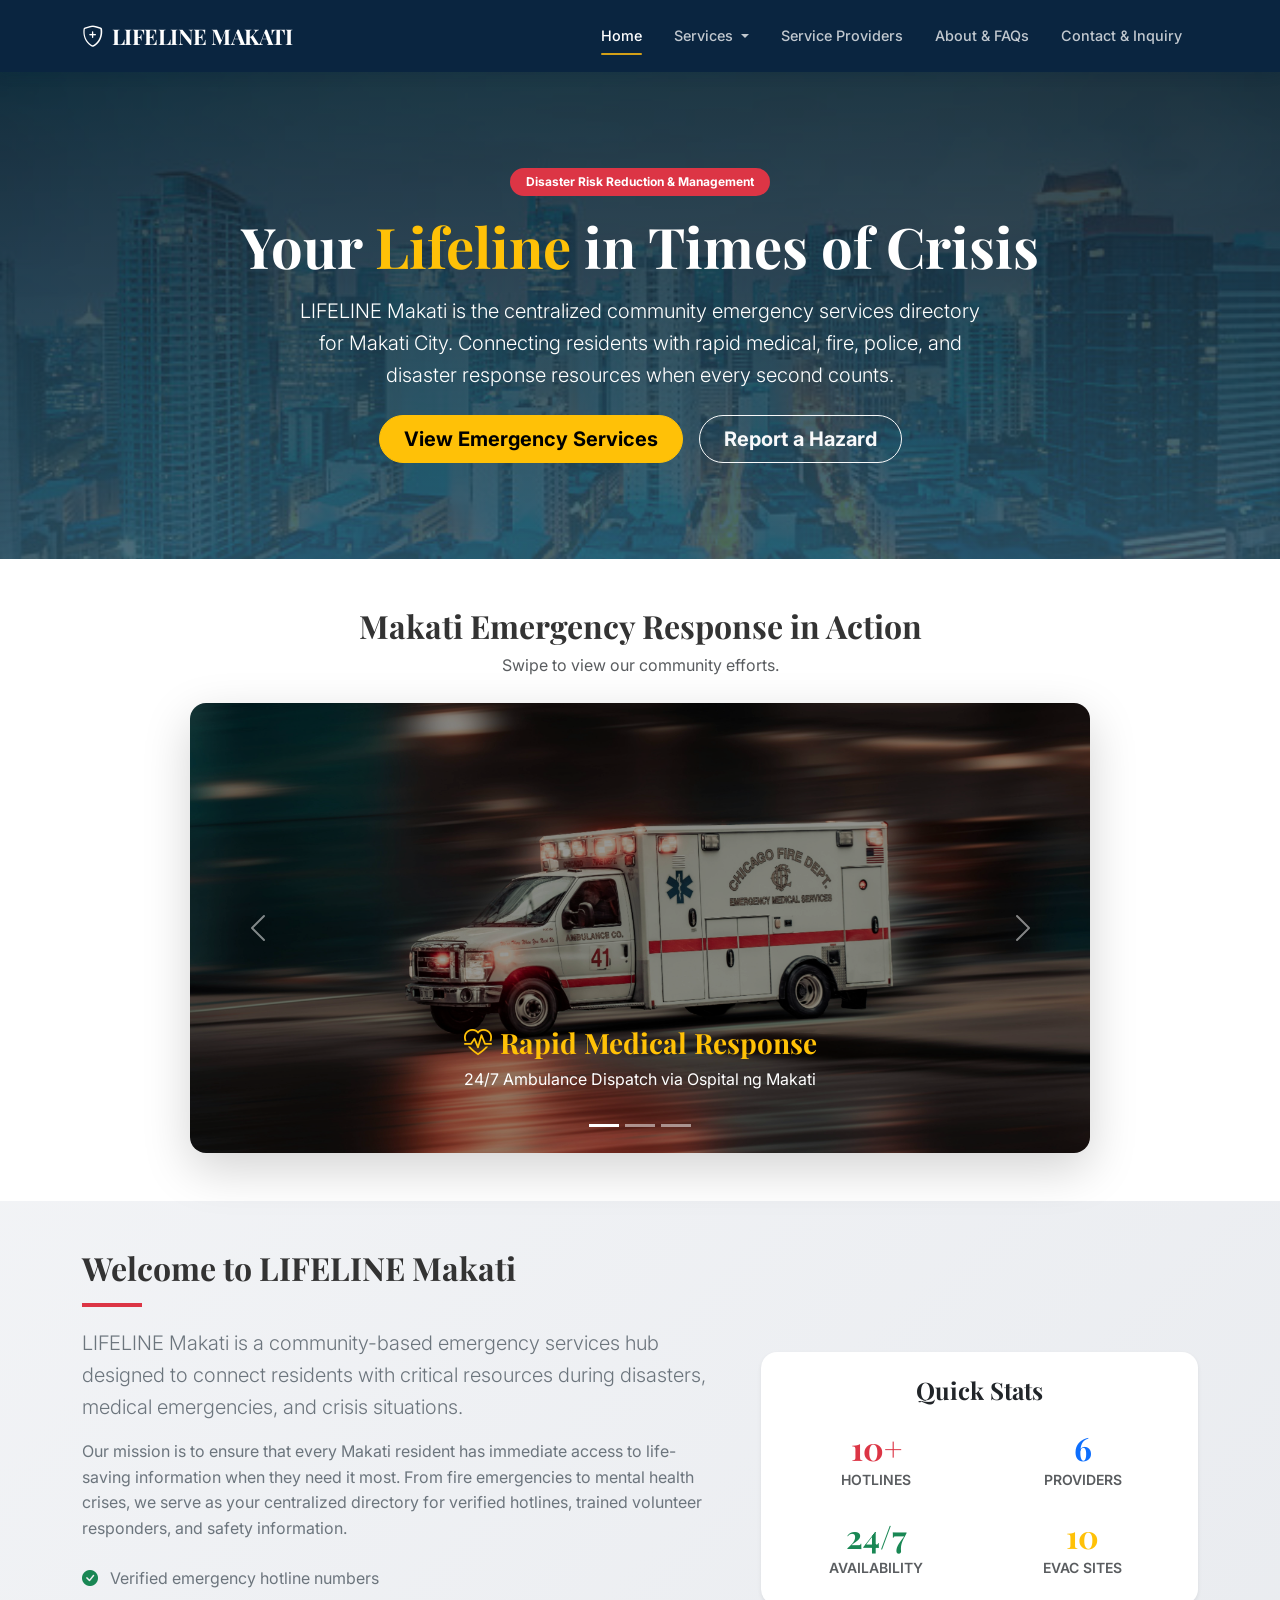
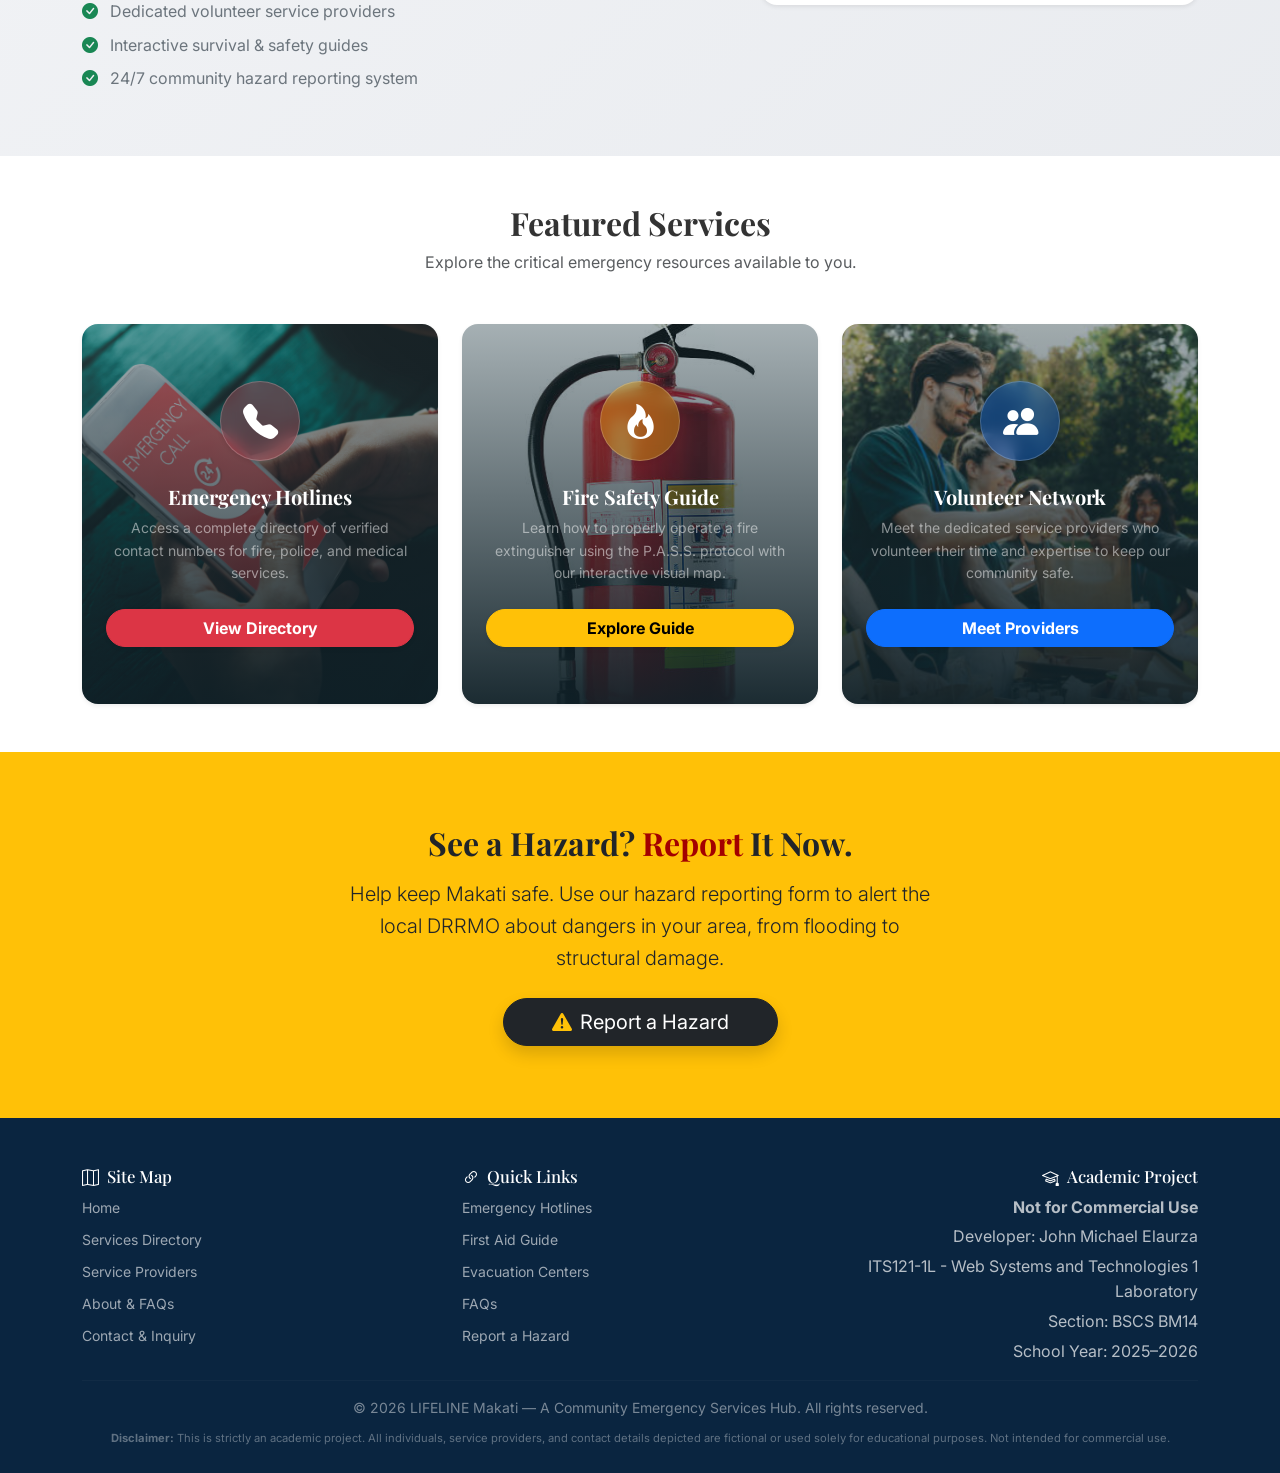
<file: index.html>
<!DOCTYPE html>
<html lang="en">
<head>
    <meta charset="UTF-8">
    <meta name="viewport" content="width=device-width, initial-scale=1.0">
    <title>LIFELINE Makati - Community Emergency Services Hub</title>
    <link href="https://cdn.jsdelivr.net/npm/bootstrap@5.3.0/dist/css/bootstrap.min.css" rel="stylesheet">
    <link href="https://cdn.jsdelivr.net/npm/bootstrap-icons@1.11.3/font/bootstrap-icons.min.css" rel="stylesheet">
    <link href="https://fonts.googleapis.com/css2?family=Playfair+Display:wght@400;700;800&family=Inter:wght@400;500;600;700&display=swap" rel="stylesheet">
    <link rel="stylesheet" href="style.css">
    
    <style>
        .carousel-item {
            transition: transform 0.6s ease-in-out !important;
        }
    </style>
</head>
<body class="bg-light">
    <nav class="navbar navbar-expand-lg navbar-dark custom-navbar sticky-top">
        <div class="container">
            <a class="navbar-brand fw-bold" href="index.html">
                <i class="bi bi-shield-plus me-2"></i>LIFELINE MAKATI
            </a>
            
            <input type="checkbox" id="nav-toggle" class="d-none">
            <label for="nav-toggle" class="navbar-toggler" style="cursor: pointer; border: 1px solid rgba(255,255,255,0.25); padding: 0.25rem 0.75rem; border-radius: 0.25rem;">
                <span class="navbar-toggler-icon"></span>
            </label>
            
            <div class="nav-menu" id="navbarNav">
                <ul class="navbar-nav ms-auto">
                    <li class="nav-item">
                        <a class="nav-link active" href="index.html">Home</a>
                    </li>
                    <li class="nav-item dropdown custom-dropdown">
                        <a class="nav-link dropdown-toggle" href="#" id="servicesDropdown" role="button">
                            Services
                        </a>
                        <ul class="dropdown-menu">
                            <li><a class="dropdown-item" href="services.html">Emergency Directory</a></li>
                            <li><a class="dropdown-item" href="services.html#first-aid-map">First Aid Guide</a></li>
                            <li><hr class="dropdown-divider"></li>
                            <li><a class="dropdown-item" href="services.html#evacuation">Evacuation Centers</a></li>
                        </ul>
                    </li>
                    <li class="nav-item">
                        <a class="nav-link" href="providers.html">Service Providers</a>
                    </li>
                    <li class="nav-item">
                        <a class="nav-link" href="about.html">About &amp; FAQs</a>
                    </li>
                    <li class="nav-item">
                        <a class="nav-link" href="contact.html">Contact &amp; Inquiry</a>
                    </li>
                </ul>
            </div>
        </div>
    </nav>

    <header class="text-white text-center py-5 shadow-sm" style="background: linear-gradient(rgba(15, 32, 39, 0.85), rgba(44, 83, 100, 0.85)), url('./skyline.jpg') center/cover no-repeat;">
        <div class="container py-5">
            <span class="badge bg-danger mb-3 px-3 py-2 rounded-pill">Disaster Risk Reduction &amp; Management</span>
            <h1 class="display-4 fw-bold font-playfair mb-3">Your <span class="text-warning">Lifeline</span> in Times of Crisis</h1>
            <p class="lead mb-4 mx-auto" style="max-width: 700px;">LIFELINE Makati is the centralized community emergency services directory for Makati City. Connecting residents with rapid medical, fire, police, and disaster response resources when every second counts.</p>
            <div class="d-flex justify-content-center gap-3 flex-wrap">
                <a href="services.html" class="btn btn-warning btn-lg fw-bold rounded-pill px-4">View Emergency Services</a>
                <a href="contact.html" class="btn btn-outline-light btn-lg fw-bold rounded-pill px-4">Report a Hazard</a>
            </div>
        </div>
    </header>

    <section class="py-5 bg-white">
        <div class="container">
            <div class="text-center mb-4">
                <h2 class="fw-bold font-playfair">Makati Emergency Response in Action</h2>
                <p class="text-muted">Swipe to view our community efforts.</p>
            </div>
            
            <div id="emergencyCarousel" class="carousel slide shadow-lg rounded-4 overflow-hidden" data-bs-ride="carousel" style="max-width: 900px; margin: 0 auto;">
                <div class="carousel-indicators">
                    <button type="button" data-bs-target="#emergencyCarousel" data-bs-slide-to="0" class="active" aria-current="true" aria-label="Slide 1"></button>
                    <button type="button" data-bs-target="#emergencyCarousel" data-bs-slide-to="1" aria-label="Slide 2"></button>
                    <button type="button" data-bs-target="#emergencyCarousel" data-bs-slide-to="2" aria-label="Slide 3"></button>
                </div>
                <div class="carousel-inner">
                    <div class="carousel-item active" data-bs-interval="4000">
                        <img src="ambulance.jpg" class="d-block w-100" alt="Ambulance for rapid medical response" style="height: 450px; object-fit: cover; filter: brightness(0.6);">
                        <div class="carousel-caption pb-4">
                            <h3 class="fw-bold h3 text-warning"><i class="bi bi-heart-pulse me-2"></i>Rapid Medical Response</h3>
                            <p class="fs-6 fs-md-5">24/7 Ambulance Dispatch via Ospital ng Makati</p>
                        </div>
                    </div>
                    <div class="carousel-item" data-bs-interval="4000">
                        <img src="firefighting.jpg" class="d-block w-100" alt="Firefighters in action" style="height: 450px; object-fit: cover; filter: brightness(0.6);">
                        <div class="carousel-caption pb-4">
                            <h3 class="fw-bold h3 text-warning"><i class="bi bi-fire me-2"></i>Fire Suppression</h3>
                            <p class="fs-6 fs-md-5">Makati Bureau of Fire Protection Units</p>
                        </div>
                    </div>
                    <div class="carousel-item" data-bs-interval="4000">
                        <img src="disaster-relief.jpg" class="d-block w-100" alt="Community disaster relief" style="height: 450px; object-fit: cover; filter: brightness(0.6);">
                        <div class="carousel-caption pb-4">
                            <h3 class="fw-bold h3 text-warning"><i class="bi bi-shield-check me-2"></i>Disaster Relief</h3>
                            <p class="fs-6 fs-md-5">Coordinated Evacuation &amp; Relief Operations</p>
                        </div>
                    </div>
                </div>
                <button class="carousel-control-prev" type="button" data-bs-target="#emergencyCarousel" data-bs-slide="prev">
                    <span class="carousel-control-prev-icon" aria-hidden="true"></span>
                    <span class="visually-hidden">Previous</span>
                </button>
                <button class="carousel-control-next" type="button" data-bs-target="#emergencyCarousel" data-bs-slide="next">
                    <span class="carousel-control-next-icon" aria-hidden="true"></span>
                    <span class="visually-hidden">Next</span>
                </button>
            </div>
        </div>
    </section>

    <section class="py-5">
        <div class="container">
            <div class="row align-items-center g-5">
                <div class="col-lg-7">
                    <h2 class="fw-bold font-playfair mb-3">Welcome to LIFELINE Makati</h2>
                    <div style="width: 60px; height: 4px; background-color: #dc3545; margin-bottom: 20px;"></div>
                    <p class="lead text-secondary">
                        LIFELINE Makati is a community-based emergency services hub designed to connect residents with critical resources during disasters, medical emergencies, and crisis situations. 
                    </p>
                    <p class="text-secondary">
                        Our mission is to ensure that every Makati resident has immediate access to life-saving information when they need it most. From fire emergencies to mental health crises, we serve as your centralized directory for verified hotlines, trained volunteer responders, and safety information.
                    </p>
                    <ul class="list-unstyled mt-4 text-secondary">
                        <li class="mb-2"><i class="bi bi-check-circle-fill text-success me-2"></i> Verified emergency hotline numbers</li>
                        <li class="mb-2"><i class="bi bi-check-circle-fill text-success me-2"></i> Dedicated volunteer service providers</li>
                        <li class="mb-2"><i class="bi bi-check-circle-fill text-success me-2"></i> Interactive survival &amp; safety guides</li>
                        <li class="mb-2"><i class="bi bi-check-circle-fill text-success me-2"></i> 24/7 community hazard reporting system</li>
                    </ul>
                </div>
                <div class="col-lg-5">
                    <div class="card border-0 shadow-sm bg-white rounded-4 p-4">
                        <h4 class="fw-bold mb-4 text-center text-dark">Quick Stats</h4>
                        <div class="row g-4 text-center">
                            <div class="col-6">
                                <h2 class="text-danger fw-bold mb-0">10+</h2>
                                <span class="text-muted small text-uppercase fw-semibold">Hotlines</span>
                            </div>
                            <div class="col-6">
                                <h2 class="text-primary fw-bold mb-0">6</h2>
                                <span class="text-muted small text-uppercase fw-semibold">Providers</span>
                            </div>
                            <div class="col-6">
                                <h2 class="text-success fw-bold mb-0">24/7</h2>
                                <span class="text-muted small text-uppercase fw-semibold">Availability</span>
                            </div>
                            <div class="col-6">
                                <h2 class="text-warning fw-bold mb-0">10</h2>
                                <span class="text-muted small text-uppercase fw-semibold">Evac Sites</span>
                            </div>
                        </div>
                    </div>
                </div>
            </div>
        </div>
    </section>

    <section class="py-5 bg-white">
        <div class="container">
            <div class="text-center mb-5">
                <h2 class="fw-bold font-playfair">Featured Services</h2>
                <p class="text-muted">Explore the critical emergency resources available to you.</p>
            </div>
            <div class="row g-4">
                
                <div class="col-md-4">
                    <div class="card h-100 border-0 shadow-sm rounded-4 text-center hover-lift overflow-hidden" 
                         style="background: linear-gradient(to bottom, rgba(32, 58, 67, 0.4), rgba(15, 32, 39, 0.95)), url('emergency-call.jpg') center/cover no-repeat; min-height: 380px;">
                        <div class="card-body d-flex flex-column justify-content-center p-4">
                            <div class="rounded-circle d-inline-flex align-items-center justify-content-center mx-auto mb-4 shadow-sm" 
                                 style="width: 80px; height: 80px; font-size: 2.2rem; background-color: rgba(220, 53, 69, 0.35); color: white; backdrop-filter: blur(8px); -webkit-backdrop-filter: blur(8px); border: 1px solid rgba(255,255,255,0.2);">
                                <i class="bi bi-telephone-fill"></i>
                            </div>
                            <div>
                                <h5 class="fw-bold text-white mb-2">Emergency Hotlines</h5>
                                <p class="text-white-50 small mb-4">Access a complete directory of verified contact numbers for fire, police, and medical services.</p>
                                <a href="services.html" class="btn btn-danger rounded-pill w-100 fw-bold shadow-sm">View Directory</a>
                            </div>
                        </div>
                    </div>
                </div>

                <div class="col-md-4">
                    <div class="card h-100 border-0 shadow-sm rounded-4 text-center hover-lift overflow-hidden" 
                         style="background: linear-gradient(to bottom, rgba(32, 58, 67, 0.4), rgba(15, 32, 39, 0.95)), url('fire-extinguisher.jpg') center/cover no-repeat; min-height: 380px;">
                        <div class="card-body d-flex flex-column justify-content-center p-4">
                            <div class="rounded-circle d-inline-flex align-items-center justify-content-center mx-auto mb-4 shadow-sm" 
                                 style="width: 80px; height: 80px; font-size: 2.2rem; background-color: rgba(255, 193, 7, 0.35); color: white; backdrop-filter: blur(8px); -webkit-backdrop-filter: blur(8px); border: 1px solid rgba(255,255,255,0.2);">
                                <i class="bi bi-fire"></i>
                            </div>
                            <div>
                                <h5 class="fw-bold text-white mb-2">Fire Safety Guide</h5>
                                <p class="text-white-50 small mb-4">Learn how to properly operate a fire extinguisher using the P.A.S.S. protocol with our interactive visual map.</p>
                                <a href="services.html#first-aid-map" class="btn btn-warning rounded-pill w-100 fw-bold shadow-sm" style="color: #000 !important;">Explore Guide</a>
                            </div>
                        </div>
                    </div>
                </div>

                <div class="col-md-4">
                    <div class="card h-100 border-0 shadow-sm rounded-4 text-center hover-lift overflow-hidden" 
                         style="background: linear-gradient(to bottom, rgba(32, 58, 67, 0.4), rgba(15, 32, 39, 0.95)), url('volunteer-network.png') center/cover no-repeat; min-height: 380px;">
                        <div class="card-body d-flex flex-column justify-content-center p-4">
                            <div class="rounded-circle d-inline-flex align-items-center justify-content-center mx-auto mb-4 shadow-sm" 
                                 style="width: 80px; height: 80px; font-size: 2.2rem; background-color: rgba(13, 110, 253, 0.35); color: white; backdrop-filter: blur(8px); -webkit-backdrop-filter: blur(8px); border: 1px solid rgba(255,255,255,0.2);">
                                <i class="bi bi-people-fill"></i>
                            </div>
                            <div>
                                <h5 class="fw-bold text-white mb-2">Volunteer Network</h5>
                                <p class="text-white-50 small mb-4">Meet the dedicated service providers who volunteer their time and expertise to keep our community safe.</p>
                                <a href="providers.html" class="btn btn-primary rounded-pill w-100 fw-bold shadow-sm">Meet Providers</a>
                            </div>
                        </div>
                    </div>
                </div>
            </div>
        </div>
    </section>

    <section class="py-5 bg-warning text-dark text-center">
        <div class="container py-4">
            <h2 class="fw-bold font-playfair mb-3">See a Hazard? <span style="color: #a30000;">Report</span> It Now.</h2>
            <p class="lead mb-4 mx-auto" style="max-width: 600px;">Help keep Makati safe. Use our hazard reporting form to alert the local DRRMO about dangers in your area, from flooding to structural damage.</p>
            <a href="contact.html" class="btn btn-dark btn-lg px-5 rounded-pill shadow">
                <i class="bi bi-exclamation-triangle-fill text-warning me-2"></i>Report a Hazard
            </a>
        </div>
    </section>

    <footer class="custom-footer">
        <div class="container">
            <div class="row">
                <div class="col-md-4 mb-4 mb-md-0">
                    <h5><i class="bi bi-map me-2"></i>Site Map</h5>
                    <ul class="list-unstyled footer-links">
                        <li><a href="index.html" class="footer-link">Home</a></li>
                        <li><a href="services.html" class="footer-link">Services Directory</a></li>
                        <li><a href="providers.html" class="footer-link">Service Providers</a></li>
                        <li><a href="about.html" class="footer-link">About &amp; FAQs</a></li>
                        <li><a href="contact.html" class="footer-link">Contact &amp; Inquiry</a></li>
                    </ul>
                </div>
                <div class="col-md-4 mb-4 mb-md-0">
                    <h5><i class="bi bi-link-45deg me-2"></i>Quick Links</h5>
                    <ul class="list-unstyled footer-links">
                        <li><a href="services.html#hotlines" class="footer-link">Emergency Hotlines</a></li>
                        <li><a href="services.html#first-aid-map" class="footer-link">First Aid Guide</a></li>
                        <li><a href="services.html#evacuation" class="footer-link">Evacuation Centers</a></li>
                        <li><a href="about.html#faqs" class="footer-link">FAQs</a></li>
                        <li><a href="contact.html" class="footer-link">Report a Hazard</a></li>
                    </ul>
                </div>
                <div class="col-md-4 text-md-end">
                    <h5><i class="bi bi-mortarboard me-2"></i>Academic Project</h5>
                    <p class="mb-1"><strong>Not for Commercial Use</strong></p>
                    <p class="mb-1">Developer: John Michael Elaurza</p>
                    <p class="mb-1">ITS121-1L - Web Systems and Technologies 1 Laboratory</p>
                    <p class="mb-1">Section: BSCS BM14</p>
                    <p class="mb-0">School Year: 2025&ndash;2026</p>
                </div>
            </div>
            <hr class="footer-divider">
            <div class="text-center">
                <small class="footer-copyright d-block mb-1">
                    &copy; 2026 LIFELINE Makati &mdash; A Community Emergency Services Hub. All rights reserved.
                </small>
                <small class="footer-copyright" style="color: rgba(255, 255, 255, 0.35); font-size: 0.7rem;">
                    <strong>Disclaimer:</strong> This is strictly an academic project. All individuals, service providers, and contact details depicted are fictional or used solely for educational purposes. Not intended for commercial use.
                </small>
            </div>
        </div>
    </footer>
    
    <script src="https://cdn.jsdelivr.net/npm/bootstrap@5.3.0/dist/js/bootstrap.bundle.min.js"></script>
</body>
</html>
</file>
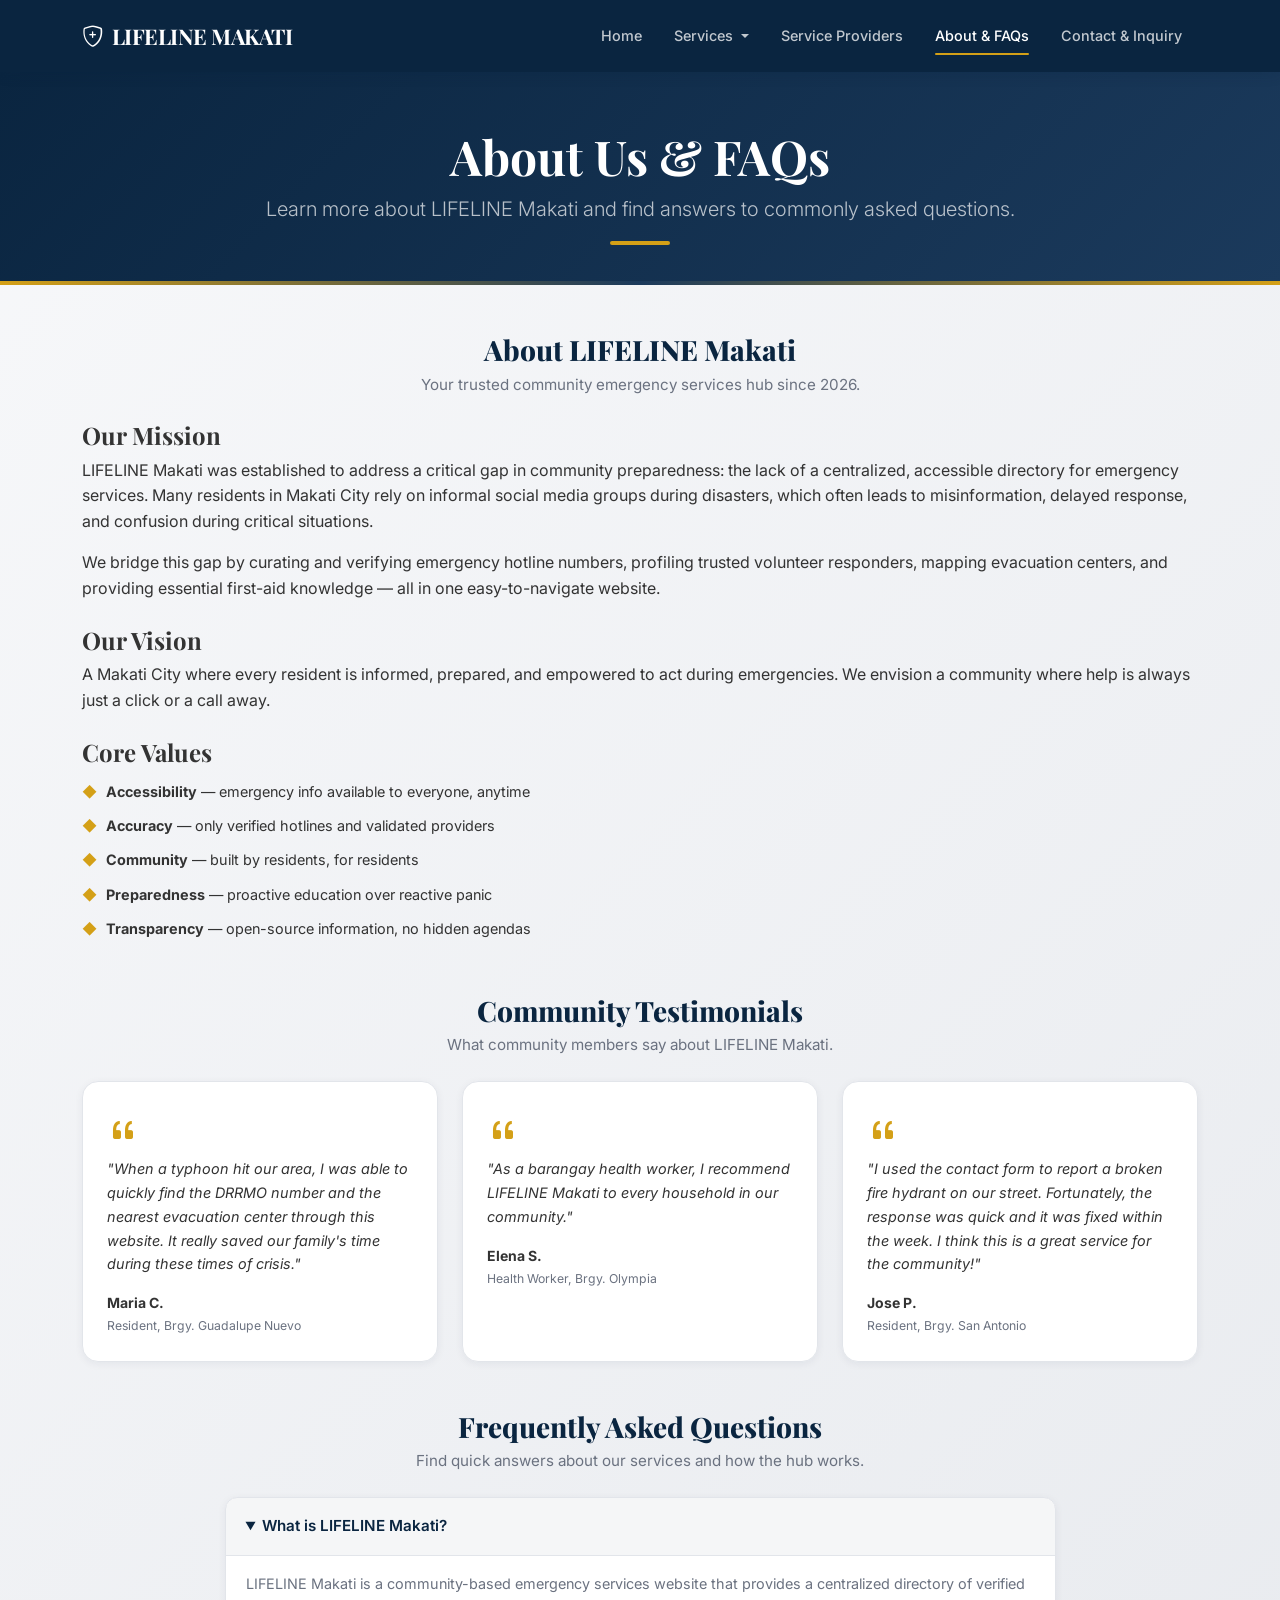
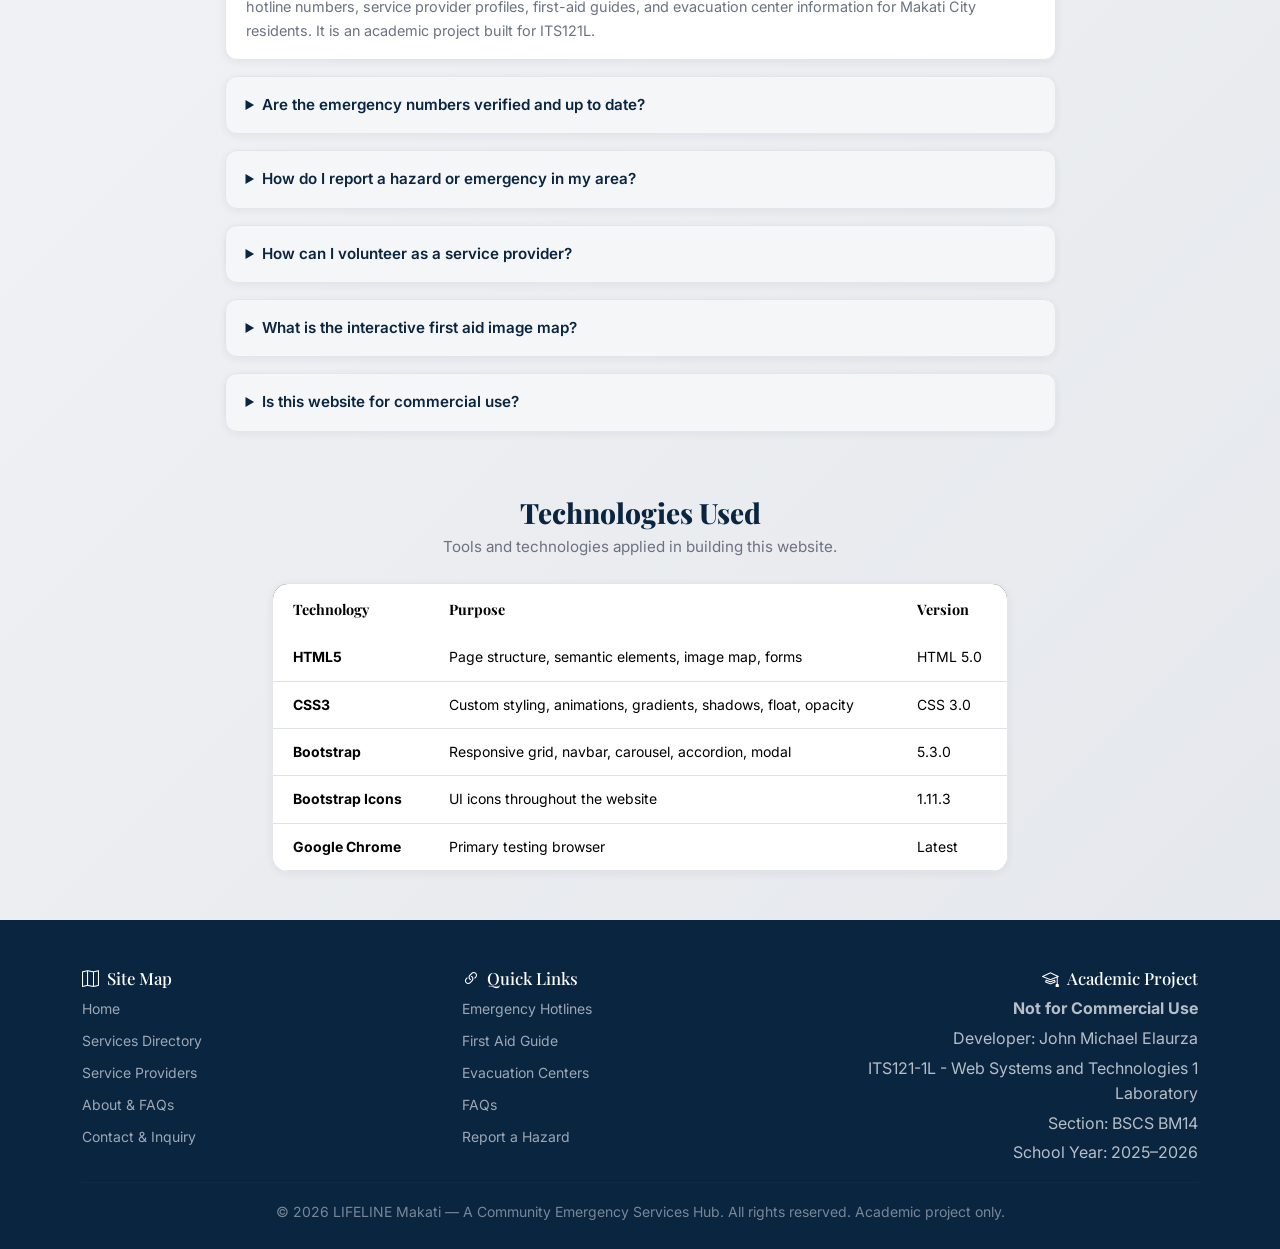
<file: about.html>
<!DOCTYPE html>
<html lang="en">
<head>
    <meta charset="UTF-8">
    <meta name="viewport" content="width=device-width, initial-scale=1.0">
    <title>About Us &amp; FAQs - LIFELINE Makati</title>
    <link href="https://cdn.jsdelivr.net/npm/bootstrap@5.3.0/dist/css/bootstrap.min.css" rel="stylesheet">
    <link href="https://cdn.jsdelivr.net/npm/bootstrap-icons@1.11.3/font/bootstrap-icons.min.css" rel="stylesheet">
    <link href="https://fonts.googleapis.com/css2?family=Playfair+Display:wght@400;700;800&family=Inter:wght@400;500;600;700&display=swap" rel="stylesheet">
    <link rel="stylesheet" href="style.css">
</head>
<body>
    <nav class="navbar navbar-expand-lg navbar-dark custom-navbar sticky-top">
        <div class="container">
            <a class="navbar-brand fw-bold" href="index.html">
                <i class="bi bi-shield-plus me-2"></i>LIFELINE MAKATI
            </a>
            
            <input type="checkbox" id="nav-toggle" class="d-none">
            <label for="nav-toggle" class="navbar-toggler" style="cursor: pointer; border: 1px solid rgba(255,255,255,0.25); padding: 0.25rem 0.75rem; border-radius: 0.25rem;">
                <span class="navbar-toggler-icon"></span>
            </label>
            
            <div class="nav-menu" id="navbarNav">
                <ul class="navbar-nav ms-auto">
                    <li class="nav-item">
                        <a class="nav-link" href="index.html">Home</a>
                    </li>
                    <li class="nav-item dropdown custom-dropdown">
                        <a class="nav-link dropdown-toggle" href="#" id="servicesDropdown" role="button">
                            Services
                        </a>
                        <ul class="dropdown-menu">
                            <li><a class="dropdown-item" href="services.html">Emergency Directory</a></li>
                            <li><a class="dropdown-item" href="services.html#first-aid-map">First Aid Guide</a></li>
                            <li><hr class="dropdown-divider"></li>
                            <li><a class="dropdown-item" href="services.html#evacuation">Evacuation Centers</a></li>
                        </ul>
                    </li>
                    <li class="nav-item">
                        <a class="nav-link" href="providers.html">Service Providers</a>
                    </li>
                    <li class="nav-item">
                        <a class="nav-link active" href="about.html">About &amp; FAQs</a>
                    </li>
                    <li class="nav-item">
                        <a class="nav-link" href="contact.html">Contact &amp; Inquiry</a>
                    </li>
                </ul>
            </div>
        </div>
    </nav>

    <header class="page-hero">
        <div class="container">
            <h1 class="display-5 fw-bold">About Us &amp; FAQs</h1>
            <p class="lead mt-2">
                Learn more about LIFELINE Makati and find answers to commonly asked questions.
            </p>
            <div class="hero-accent" aria-hidden="true"></div>
        </div>
    </header>

    <main class="container my-5">
        <section id="about" class="mb-5">
            <div class="text-center mb-4">
                <h2 class="section-title">About LIFELINE Makati</h2>
                <p class="section-subtitle">
                    Your trusted community emergency services hub since 2026.
                </p>
            </div>

                <h4 class="fw-bold">Our Mission</h4>
                <p>
                    LIFELINE Makati was established to address a critical gap in community preparedness:
                    the lack of a centralized, accessible directory for emergency services. Many residents
                    in Makati City rely on informal social media groups during disasters, which often leads
                    to misinformation, delayed response, and confusion during critical situations.
                </p>
                <p>
                    We bridge this gap by curating and verifying emergency hotline numbers, profiling
                    trusted volunteer responders, mapping evacuation centers, and providing essential
                    first-aid knowledge &mdash; all in one easy-to-navigate website.
                </p>

                <h4 class="fw-bold mt-4">Our Vision</h4>
                <p>
                    A Makati City where every resident is informed, prepared, and empowered to act
                    during emergencies. We envision a community where help is always just a click
                    or a call away.
                </p>

                <h4 class="fw-bold mt-4">Core Values</h4>
                <ul class="core-values-list">
                    <li><strong>Accessibility</strong> &mdash; emergency info available to everyone, anytime</li>
                    <li><strong>Accuracy</strong> &mdash; only verified hotlines and validated providers</li>
                    <li><strong>Community</strong> &mdash; built by residents, for residents</li>
                    <li><strong>Preparedness</strong> &mdash; proactive education over reactive panic</li>
                    <li><strong>Transparency</strong> &mdash; open-source information, no hidden agendas</li>
                </ul>
            </div>
        </section>

        <section id="testimonials" class="mb-5">
            <div class="text-center mb-4">
                <h2 class="section-title">Community Testimonials</h2>
                <p class="section-subtitle">What community members say about LIFELINE Makati.</p>
            </div>

            <div class="row g-4">
                <div class="col-md-6 col-lg-4">
                    <div class="testimonial-card p-4 h-100">
                        <div class="testimonial-quote">
                            <i class="bi bi-quote fs-2" style="color: var(--color-gold);"></i>
                        </div>
                        <p class="testimonial-text">
                            "When a typhoon hit our area, I was able to quickly find the DRRMO number
                            and the nearest evacuation center through this website. It really saved our family's time during these times of crisis."
                        </p>
                        <div class="testimonial-author">
                            <strong>Maria C.</strong><br>
                            <small style="color: var(--color-muted);">Resident, Brgy. Guadalupe Nuevo</small>
                        </div>
                    </div>
                </div>

                <div class="col-md-6 col-lg-4">
                    <div class="testimonial-card p-4 h-100">
                        <div class="testimonial-quote">
                            <i class="bi bi-quote fs-2" style="color: var(--color-gold);"></i>
                        </div>
                        <p class="testimonial-text">
                            "As a barangay health worker, I recommend LIFELINE Makati to every
                            household in our community."
                        </p>
                        <div class="testimonial-author">
                            <strong>Elena S.</strong><br>
                            <small style="color: var(--color-muted);">Health Worker, Brgy. Olympia</small>
                        </div>
                    </div>
                </div>

                <div class="col-md-6 col-lg-4">
                    <div class="testimonial-card p-4 h-100">
                        <div class="testimonial-quote">
                            <i class="bi bi-quote fs-2" style="color: var(--color-gold);"></i>
                        </div>
                        <p class="testimonial-text">
                            "I used the contact form to report a broken fire hydrant on our street.
                            Fortunately, the response was quick and it was fixed within the week. I think this is a great service
                            for the community!"
                        </p>
                        <div class="testimonial-author">
                            <strong>Jose P.</strong><br>
                            <small style="color: var(--color-muted);">Resident, Brgy. San Antonio</small>
                        </div>
                    </div>
                </div>
            </div>
        </section>

        <section id="faqs" class="mb-5">
            <div class="text-center mb-4">
                <h2 class="section-title">Frequently Asked Questions</h2>
                <p class="section-subtitle">Find quick answers about our services and how the hub works.</p>
            </div>

            <div class="row justify-content-center">
                <div class="col-lg-9">
                    <div class="custom-accordion">

                        <details class="mb-3" style="background: var(--color-white); border: 1px solid var(--color-border); border-radius: var(--radius-md); overflow: hidden; box-shadow: var(--shadow-sm);" open>
                            <summary style="padding: 1rem 1.25rem; font-weight: 600; font-family: 'Inter', sans-serif; font-size: 0.95rem; color: var(--color-navy); cursor: pointer; background: rgba(10, 37, 64, 0.04);">
                                What is LIFELINE Makati?
                            </summary>
                            <div style="padding: 1rem 1.25rem; font-family: 'Inter', sans-serif; font-size: 0.9rem; color: var(--color-muted); line-height: 1.65; border-top: 1px solid var(--color-border);">
                                LIFELINE Makati is a community-based emergency services website that
                                provides a centralized directory of verified hotline numbers, service
                                provider profiles, first-aid guides, and evacuation center information
                                for Makati City residents. It is an academic project built for ITS121L.
                            </div>
                        </details>

                        <details class="mb-3" style="background: var(--color-white); border: 1px solid var(--color-border); border-radius: var(--radius-md); overflow: hidden; box-shadow: var(--shadow-sm);">
                            <summary style="padding: 1rem 1.25rem; font-weight: 600; font-family: 'Inter', sans-serif; font-size: 0.95rem; color: var(--color-navy); cursor: pointer; background: rgba(10, 37, 64, 0.04);">
                                Are the emergency numbers verified and up to date?
                            </summary>
                            <div style="padding: 1rem 1.25rem; font-family: 'Inter', sans-serif; font-size: 0.9rem; color: var(--color-muted); line-height: 1.65; border-top: 1px solid var(--color-border);">
                                Yes. All hotline numbers listed on the Services Directory page have been
                                cross-referenced with official government agencies and publicly available
                                records. However, as this is an academic project, users should always
                                verify numbers through official channels during real emergencies.
                            </div>
                        </details>

                        <details class="mb-3" style="background: var(--color-white); border: 1px solid var(--color-border); border-radius: var(--radius-md); overflow: hidden; box-shadow: var(--shadow-sm);">
                            <summary style="padding: 1rem 1.25rem; font-weight: 600; font-family: 'Inter', sans-serif; font-size: 0.95rem; color: var(--color-navy); cursor: pointer; background: rgba(10, 37, 64, 0.04);">
                                How do I report a hazard or emergency in my area?
                            </summary>
                            <div style="padding: 1rem 1.25rem; font-family: 'Inter', sans-serif; font-size: 0.9rem; color: var(--color-muted); line-height: 1.65; border-top: 1px solid var(--color-border);">
                                Navigate to the <a href="contact.html">Contact &amp; Inquiry</a> page and
                                fill out the hazard reporting form. Select "Report a Hazard" as the inquiry
                                type, choose your barangay, set the urgency level, and describe the situation.
                                You can also attach a photo for documentation.
                            </div>
                        </details>

                        <details class="mb-3" style="background: var(--color-white); border: 1px solid var(--color-border); border-radius: var(--radius-md); overflow: hidden; box-shadow: var(--shadow-sm);">
                            <summary style="padding: 1rem 1.25rem; font-weight: 600; font-family: 'Inter', sans-serif; font-size: 0.95rem; color: var(--color-navy); cursor: pointer; background: rgba(10, 37, 64, 0.04);">
                                How can I volunteer as a service provider?
                            </summary>
                            <div style="padding: 1rem 1.25rem; font-family: 'Inter', sans-serif; font-size: 0.9rem; color: var(--color-muted); line-height: 1.65; border-top: 1px solid var(--color-border);">
                                Visit the <a href="contact.html">Contact &amp; Inquiry</a> page and select
                                "Volunteer Registration" as the inquiry type. Provide your name, contact details,
                                and a brief description of your skills and experience. Our team will review your
                                application and reach out within a few business days.
                            </div>
                        </details>

                        <details class="mb-3" style="background: var(--color-white); border: 1px solid var(--color-border); border-radius: var(--radius-md); overflow: hidden; box-shadow: var(--shadow-sm);">
                            <summary style="padding: 1rem 1.25rem; font-weight: 600; font-family: 'Inter', sans-serif; font-size: 0.95rem; color: var(--color-navy); cursor: pointer; background: rgba(10, 37, 64, 0.04);">
                                What is the interactive first aid image map?
                            </summary>
                            <div style="padding: 1rem 1.25rem; font-family: 'Inter', sans-serif; font-size: 0.9rem; color: var(--color-muted); line-height: 1.65; border-top: 1px solid var(--color-border);">
                                The <a href="services.html#first-aid-map">First Aid Image Map</a> is an HTML
                                <code>&lt;map&gt;</code> element overlaid on a first aid kit image. Each clickable
                                area (using <code>rect</code>, <code>circle</code>, and <code>poly</code> shapes)
                                highlights a different item in the kit &mdash; such as bandages, antiseptic wipes,
                                scissors, pain relievers, a CPR mask, and an emergency blanket &mdash; with
                                tooltips explaining their use.
                            </div>
                        </details>

                        <details class="mb-3" style="background: var(--color-white); border: 1px solid var(--color-border); border-radius: var(--radius-md); overflow: hidden; box-shadow: var(--shadow-sm);">
                            <summary style="padding: 1rem 1.25rem; font-weight: 600; font-family: 'Inter', sans-serif; font-size: 0.95rem; color: var(--color-navy); cursor: pointer; background: rgba(10, 37, 64, 0.04);">
                                Is this website for commercial use?
                            </summary>
                            <div style="padding: 1rem 1.25rem; font-family: 'Inter', sans-serif; font-size: 0.9rem; color: var(--color-muted); line-height: 1.65; border-top: 1px solid var(--color-border);">
                                <strong>No.</strong> LIFELINE Makati is strictly an academic project developed for
                                ITS121L &mdash; Web Systems and Technologies 1 Laboratory. It is not affiliated with
                                any government office or commercial entity. All content is for educational and
                                demonstrative purposes only.
                            </div>
                        </details>

                    </div>
                </div>
            </div>
        </section>

        <section id="technologies" class="mb-5">
            <div class="text-center mb-4">
                <h2 class="section-title">Technologies Used</h2>
                <p class="section-subtitle">Tools and technologies applied in building this website.</p>
            </div>

            <div class="row justify-content-center">
                <div class="col-lg-8">
                    <div class="table-card">
                        <div class="table-responsive">
                            <table class="table tech-table mb-0">
                                <thead>
                                    <tr>
                                        <th scope="col">Technology</th>
                                        <th scope="col">Purpose</th>
                                        <th scope="col">Version</th>
                                    </tr>
                                </thead>
                                <tbody>
                                    <tr>
                                        <td><strong>HTML5</strong></td>
                                        <td>Page structure, semantic elements, image map, forms</td>
                                        <td>HTML 5.0</td>
                                    </tr>
                                    <tr>
                                        <td><strong>CSS3</strong></td>
                                        <td>Custom styling, animations, gradients, shadows, float, opacity</td>
                                        <td>CSS 3.0</td>
                                    </tr>
                                    <tr>
                                        <td><strong>Bootstrap</strong></td>
                                        <td>Responsive grid, navbar, carousel, accordion, modal</td>
                                        <td>5.3.0</td>
                                    </tr>
                                    <tr>
                                        <td><strong>Bootstrap Icons</strong></td>
                                        <td>UI icons throughout the website</td>
                                        <td>1.11.3</td>
                                    </tr>
                                    <tr>
                                        <td><strong>Google Chrome</strong></td>
                                        <td>Primary testing browser</td>
                                        <td>Latest</td>
                                    </tr>
                                </tbody>
                            </table>
                        </div>
                    </div>
                </div>
            </div>
        </section>

    </main>

    <footer class="custom-footer">
        <div class="container">
            <div class="row">
                <div class="col-md-4 mb-4 mb-md-0">
                    <h5><i class="bi bi-map me-2"></i>Site Map</h5>
                    <ul class="list-unstyled footer-links">
                        <li><a href="index.html" class="footer-link">Home</a></li>
                        <li><a href="services.html" class="footer-link">Services Directory</a></li>
                        <li><a href="providers.html" class="footer-link">Service Providers</a></li>
                        <li><a href="about.html" class="footer-link">About &amp; FAQs</a></li>
                        <li><a href="contact.html" class="footer-link">Contact &amp; Inquiry</a></li>
                    </ul>
                </div>
                <div class="col-md-4 mb-4 mb-md-0">
                    <h5><i class="bi bi-link-45deg me-2"></i>Quick Links</h5>
                    <ul class="list-unstyled footer-links">
                        <li><a href="services.html#hotlines" class="footer-link">Emergency Hotlines</a></li>
                        <li><a href="services.html#first-aid-map" class="footer-link">First Aid Guide</a></li>
                        <li><a href="services.html#evacuation" class="footer-link">Evacuation Centers</a></li>
                        <li><a href="about.html#faqs" class="footer-link">FAQs</a></li>
                        <li><a href="contact.html" class="footer-link">Report a Hazard</a></li>
                    </ul>
                </div>
                <div class="col-md-4 text-md-end">
                    <h5><i class="bi bi-mortarboard me-2"></i>Academic Project</h5>
                    <p class="mb-1"><strong>Not for Commercial Use</strong></p>
                    <p class="mb-1">Developer: John Michael Elaurza</p>
                    <p class="mb-1">ITS121-1L - Web Systems and Technologies 1 Laboratory</p>
                    <p class="mb-1">Section: BSCS BM14</p>
                    <p class="mb-0">School Year: 2025&ndash;2026</p>
                </div>
            </div>
            <hr class="footer-divider">
            <div class="text-center">
                <small class="footer-copyright">
                    &copy; 2026 LIFELINE Makati &mdash; A Community Emergency Services Hub.
                    All rights reserved. Academic project only.
                </small>
            </div>
        </div>
    </footer>
</body>
</html>
</file>
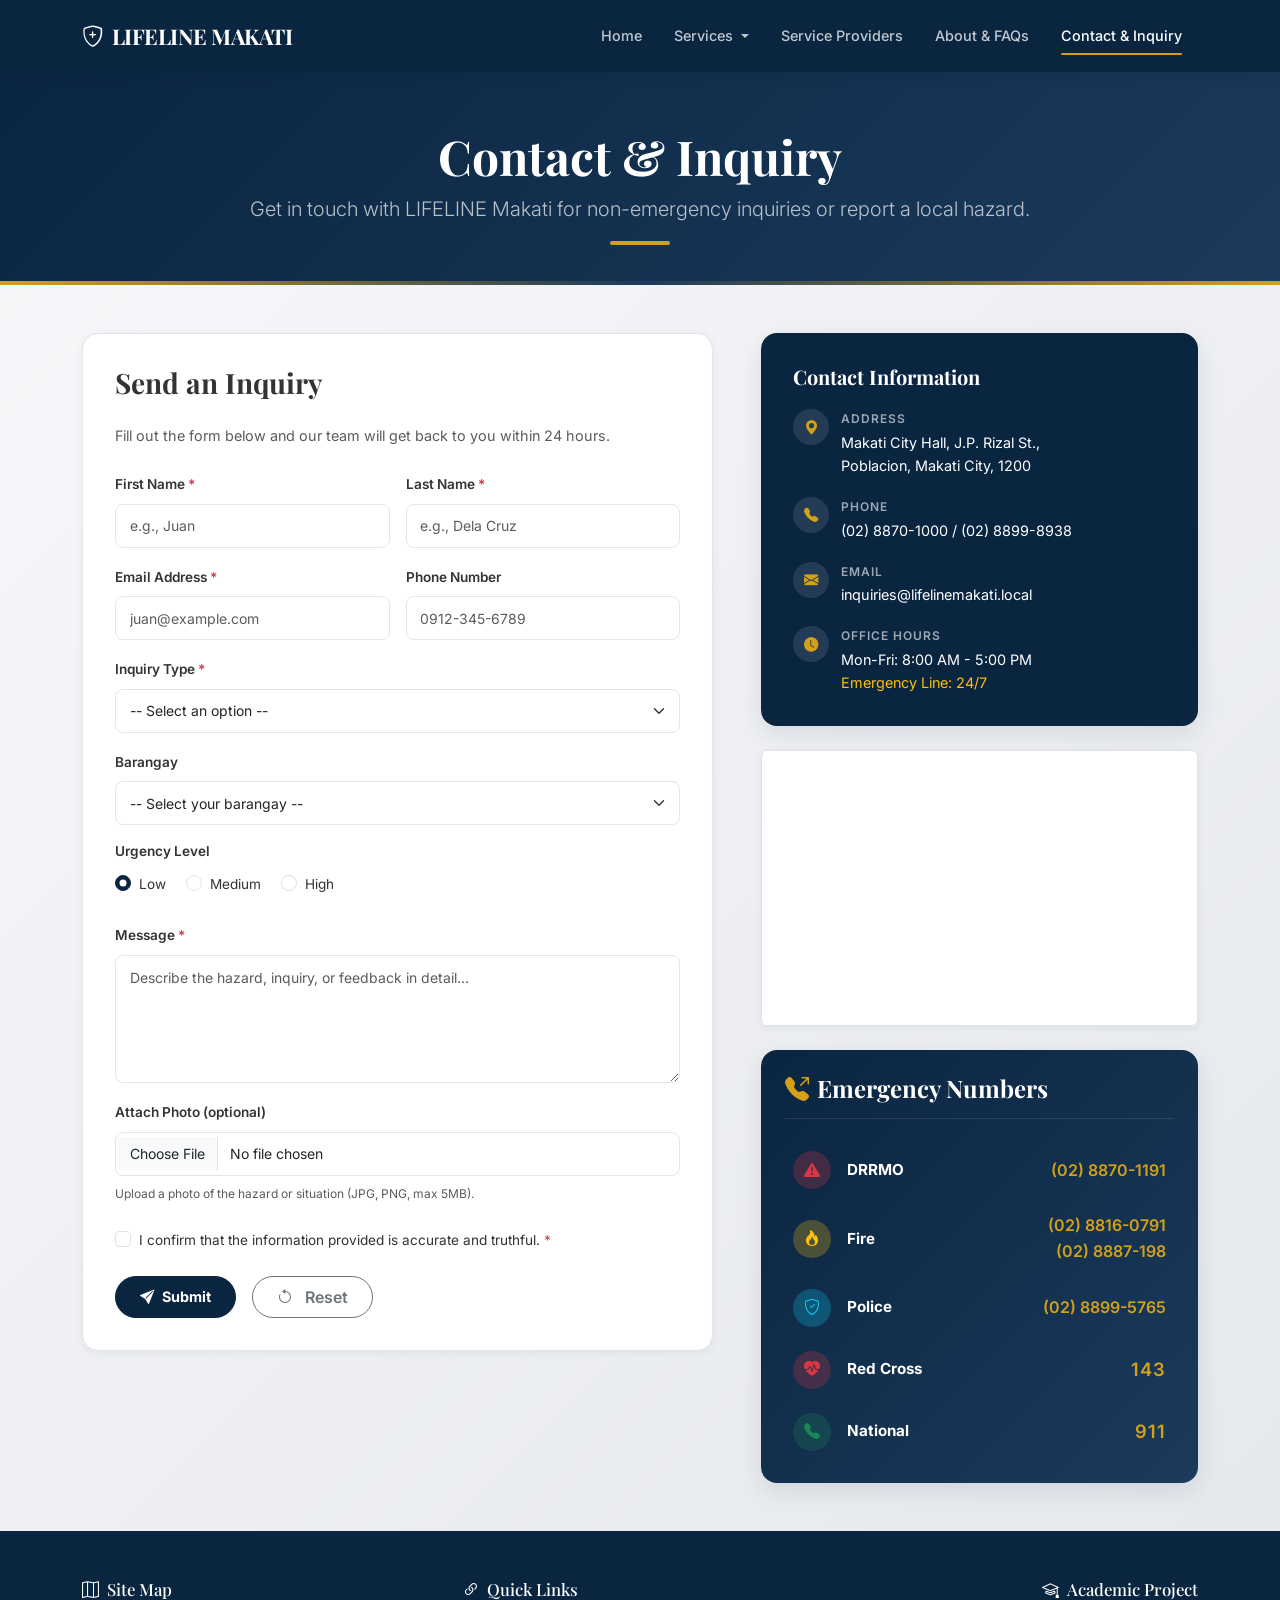
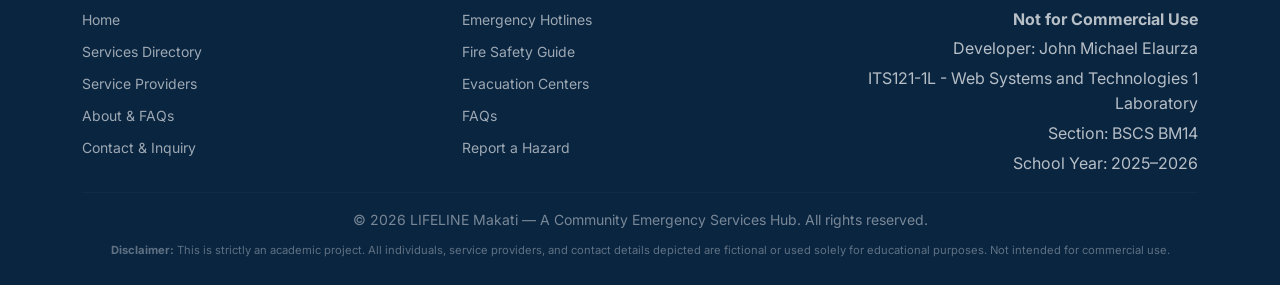
<file: contact.html>
<!DOCTYPE html>
<html lang="en">
<head>
    <meta charset="UTF-8">
    <meta name="viewport" content="width=device-width, initial-scale=1.0">
    <title>Contact & Inquiry - LIFELINE Makati</title>
    <link href="https://cdn.jsdelivr.net/npm/bootstrap@5.3.0/dist/css/bootstrap.min.css" rel="stylesheet">
    <link href="https://cdn.jsdelivr.net/npm/bootstrap-icons@1.11.3/font/bootstrap-icons.min.css" rel="stylesheet">
    <link href="https://fonts.googleapis.com/css2?family=Playfair+Display:wght@400;700;800&family=Inter:wght@400;500;600;700&display=swap" rel="stylesheet">
    <link rel="stylesheet" href="style.css?v=final">
</head>
<body>
    <nav class="navbar navbar-expand-lg navbar-dark custom-navbar sticky-top">
        <div class="container">
            <a class="navbar-brand fw-bold" href="index.html">
                <i class="bi bi-shield-plus me-2"></i>LIFELINE MAKATI
            </a>
            
            <input type="checkbox" id="nav-toggle" class="css-tab-input d-none" style="display: none !important; visibility: hidden; opacity: 0;">
            <label for="nav-toggle" class="navbar-toggler" style="cursor: pointer; border: 1px solid rgba(255,255,255,0.25); padding: 0.25rem 0.75rem; border-radius: 0.25rem;">
                <span class="navbar-toggler-icon"></span>
            </label>
            
            <div class="nav-menu" id="navbarNav">
                <ul class="navbar-nav ms-auto">
                    <li class="nav-item">
                        <a class="nav-link" href="index.html">Home</a>
                    </li>
                    <li class="nav-item dropdown custom-dropdown">
                        <a class="nav-link dropdown-toggle" href="#" id="servicesDropdown" role="button">
                            Services
                        </a>
                        <ul class="dropdown-menu">
                            <li><a class="dropdown-item" href="services.html">Emergency Directory</a></li>
                            <li><a class="dropdown-item" href="services.html#first-aid-map">Fire Safety Guide</a></li>
                            <li><hr class="dropdown-divider"></li>
                            <li><a class="dropdown-item" href="services.html#evacuation">Evacuation Centers</a></li>
                        </ul>
                    </li>
                    <li class="nav-item">
                        <a class="nav-link" href="providers.html">Service Providers</a>
                    </li>
                    <li class="nav-item">
                        <a class="nav-link" href="about.html">About &amp; FAQs</a>
                    </li>
                    <li class="nav-item">
                        <a class="nav-link active" href="contact.html">Contact &amp; Inquiry</a>
                    </li>
                </ul>
            </div>
        </div>
    </nav>

    <header class="page-hero">
        <div class="container">
            <h1 class="display-5 fw-bold">Contact &amp; Inquiry</h1>
            <p class="lead mt-2">Get in touch with LIFELINE Makati for non-emergency inquiries or report a local hazard.</p>
            <div class="hero-accent" aria-hidden="true"></div>
        </div>
    </header>

    <main class="container my-5">
        <div class="row g-5">
            
            <div class="col-lg-7">
                <div class="form-card">
                    <h3 class="fw-bold mb-4">Send an Inquiry</h3>
                    <p class="text-muted mb-4" style="font-family: 'Inter', sans-serif; font-size: 0.9rem;">Fill out the form below and our team will get back to you within 24 hours.</p>
                    
                    <form action="#" method="post" enctype="multipart/form-data">
                        <div class="row g-3 mb-3">
                            <div class="col-md-6">
                                <label for="firstName" class="form-label">First Name <span class="text-danger">*</span></label>
                                <input type="text" class="form-control custom-input" id="firstName" placeholder="e.g., Juan" required>
                            </div>
                            <div class="col-md-6">
                                <label for="lastName" class="form-label">Last Name <span class="text-danger">*</span></label>
                                <input type="text" class="form-control custom-input" id="lastName" placeholder="e.g., Dela Cruz" required>
                            </div>
                        </div>

                        <div class="row g-3 mb-3">
                            <div class="col-md-6">
                                <label for="email" class="form-label">Email Address <span class="text-danger">*</span></label>
                                <input type="email" class="form-control custom-input" id="email" placeholder="juan@example.com" required>
                            </div>
                            <div class="col-md-6">
                                <label for="phone" class="form-label">Phone Number</label>
                                <input type="tel" class="form-control custom-input" id="phone" placeholder="0912-345-6789">
                            </div>
                        </div>

                        <div class="mb-3">
                            <label for="inquiryType" class="form-label">Inquiry Type <span class="text-danger">*</span></label>
                            <select class="form-select custom-select" id="inquiryType" required>
                                <option value="" selected disabled>-- Select an option --</option>
                                <option value="hazard">Report a Hazard</option>
                                <option value="volunteer">Volunteer Application</option>
                                <option value="general">General Information</option>
                                <option value="feedback">Feedback / Suggestion</option>
                            </select>
                        </div>

                        <div class="mb-3">
                            <label for="barangay" class="form-label">Barangay</label>
                            <select class="form-select custom-select" id="barangay">
                                <option value="" selected disabled>-- Select your barangay --</option>
                                <option value="poblacion">Poblacion</option>
                                <option value="valero">Valero</option>
                                <option value="san_lorenzo">San Lorenzo</option>
                                <option value="bel_air">Bel-Air</option>
                                <option value="other">Other / Not Listed</option>
                            </select>
                        </div>

                        <div class="mb-4">
                            <label class="form-label d-block">Urgency Level</label>
                            <div class="form-check form-check-inline">
                                <input class="form-check-input custom-radio" type="radio" name="urgencyOptions" id="urgencyLow" value="low" checked>
                                <label class="form-check-label" style="font-family: 'Inter', sans-serif; font-size: 0.85rem;" for="urgencyLow">Low</label>
                            </div>
                            <div class="form-check form-check-inline">
                                <input class="form-check-input custom-radio" type="radio" name="urgencyOptions" id="urgencyMed" value="medium">
                                <label class="form-check-label" style="font-family: 'Inter', sans-serif; font-size: 0.85rem;" for="urgencyMed">Medium</label>
                            </div>
                            <div class="form-check form-check-inline">
                                <input class="form-check-input custom-radio" type="radio" name="urgencyOptions" id="urgencyHigh" value="high">
                                <label class="form-check-label" style="font-family: 'Inter', sans-serif; font-size: 0.85rem;" for="urgencyHigh">High</label>
                            </div>
                        </div>

                        <div class="mb-3">
                            <label for="message" class="form-label">Message <span class="text-danger">*</span></label>
                            <textarea class="form-control custom-input" id="message" rows="5" placeholder="Describe the hazard, inquiry, or feedback in detail..." required></textarea>
                        </div>

                        <div class="mb-4">
                            <label for="fileUpload" class="form-label">Attach Photo (optional)</label>
                            <input class="form-control custom-input" type="file" id="fileUpload" accept="image/png, image/jpeg">
                            <div class="form-text mt-2" style="font-size: 0.75rem;">Upload a photo of the hazard or situation (JPG, PNG, max 5MB).</div>
                        </div>

                        <div class="form-check mb-4">
                            <input class="form-check-input custom-checkbox" type="checkbox" value="" id="confirmCheck" required>
                            <label class="form-check-label" for="confirmCheck" style="font-family: 'Inter', sans-serif; font-size: 0.85rem;">
                                I confirm that the information provided is accurate and truthful. <span class="text-danger">*</span>
                            </label>
                        </div>

                        <div class="d-flex gap-3">
                            <button type="submit" class="btn btn-primary d-inline-flex align-items-center justify-content-center px-4 py-2">
                                <i class="bi bi-send-fill me-2"></i> Submit
                            </button>
                            <button type="reset" class="btn btn-outline-secondary px-4 py-2" style="border-radius: 50px; font-weight: 600; font-family: 'Inter', sans-serif;">
                                <i class="bi bi-arrow-counterclockwise me-2"></i> Reset
                            </button>
                        </div>
                    </form>
                </div>
            </div>

            <div class="col-lg-5">
                <div class="d-flex flex-column gap-4">
                    
                    <div class="contact-info-card">
                        <h4 class="contact-info-card__title">Contact Information</h4>
                        
                        <div class="contact-info-card__item">
                            <div class="contact-info-card__icon"><i class="bi bi-geo-alt-fill"></i></div>
                            <div>
                                <p class="contact-info-card__label">Address</p>
                                <p class="contact-info-card__value">Makati City Hall, J.P. Rizal St.,<br>Poblacion, Makati City, 1200</p>
                            </div>
                        </div>
                        
                        <div class="contact-info-card__item">
                            <div class="contact-info-card__icon"><i class="bi bi-telephone-fill"></i></div>
                            <div>
                                <p class="contact-info-card__label">Phone</p>
                                <p class="contact-info-card__value">(02) 8870-1000 / (02) 8899-8938</p>
                            </div>
                        </div>
                        
                        <div class="contact-info-card__item">
                            <div class="contact-info-card__icon"><i class="bi bi-envelope-fill"></i></div>
                            <div>
                                <p class="contact-info-card__label">Email</p>
                                <p class="contact-info-card__value">inquiries@lifelinemakati.local</p>
                            </div>
                        </div>
                        
                        <div class="contact-info-card__item mb-0">
                            <div class="contact-info-card__icon"><i class="bi bi-clock-fill"></i></div>
                            <div>
                                <p class="contact-info-card__label">Office Hours</p>
                                <p class="contact-info-card__value">Mon-Fri: 8:00 AM - 5:00 PM<br><span class="text-warning">Emergency Line: 24/7</span></p>
                            </div>
                        </div>
                    </div>

                    <div class="map-card p-2 rounded border">
                        <iframe src="https://www.google.com/maps/embed?pb=!1m18!1m12!1m3!1d3861.737152018868!2d121.0215!3d14.5566!2m3!1f0!2f0!3f0!3m2!1i1024!2i768!4f13.1!3m3!1m2!1s0x3397c908ecb886cd%3A0xc368d4a9ba14fb1e!2sMakati%20City%20Hall!5e0!3m2!1sen!2sph!4v1700000000000!5m2!1sen!2sph" width="100%" height="250" style="border:0; border-radius: 8px;" allowfullscreen="" loading="lazy" referrerpolicy="no-referrer-when-downgrade"></iframe>
                    </div>

                    <div class="quick-numbers-card p-4">
                        <h4 class="fw-bold mb-4 pb-3" style="border-bottom: 1px solid rgba(255,255,255,0.1);"><i class="bi bi-telephone-outbound-fill me-2" style="color: var(--color-gold);"></i>Emergency Numbers</h4>
                        
                        <ul class="list-unstyled mb-0 quick-numbers-list">
                            <li class="d-flex justify-content-between align-items-center mb-2 p-2">
                                <div class="d-flex align-items-center gap-3">
                                    <div class="quick-icon text-danger bg-danger bg-opacity-25 rounded-circle d-flex align-items-center justify-content-center" style="width: 38px; height: 38px;">
                                        <i class="bi bi-exclamation-triangle-fill"></i>
                                    </div>
                                    <strong class="text-white" style="font-family: 'Inter', sans-serif; font-size: 0.95rem;">DRRMO</strong>
                                </div>
                                <div class="text-end">
                                    <a href="tel:+63288701191" class="emergency-link d-block">(02) 8870-1191</a>
                                </div>
                            </li>

                            <li class="d-flex justify-content-between align-items-center mb-2 p-2">
                                <div class="d-flex align-items-center gap-3">
                                    <div class="quick-icon text-warning bg-warning bg-opacity-25 rounded-circle d-flex align-items-center justify-content-center" style="width: 38px; height: 38px;">
                                        <i class="bi bi-fire"></i>
                                    </div>
                                    <strong class="text-white" style="font-family: 'Inter', sans-serif; font-size: 0.95rem;">Fire</strong>
                                </div>
                                <div class="text-end">
                                    <a href="tel:+63288160791" class="emergency-link d-block">(02) 8816-0791</a>
                                    <a href="tel:+6328887198" class="emergency-link d-block">(02) 8887-198</a>
                                </div>
                            </li>

                            <li class="d-flex justify-content-between align-items-center mb-2 p-2">
                                <div class="d-flex align-items-center gap-3">
                                    <div class="quick-icon text-info bg-info bg-opacity-25 rounded-circle d-flex align-items-center justify-content-center" style="width: 38px; height: 38px;">
                                        <i class="bi bi-shield-check"></i>
                                    </div>
                                    <strong class="text-white" style="font-family: 'Inter', sans-serif; font-size: 0.95rem;">Police</strong>
                                </div>
                                <div class="text-end">
                                    <a href="tel:+63288995765" class="emergency-link d-block">(02) 8899-5765</a>
                                </div>
                            </li>

                            <li class="d-flex justify-content-between align-items-center mb-2 p-2">
                                <div class="d-flex align-items-center gap-3">
                                    <div class="quick-icon text-danger bg-danger bg-opacity-25 rounded-circle d-flex align-items-center justify-content-center" style="width: 38px; height: 38px;">
                                        <i class="bi bi-heart-pulse-fill"></i>
                                    </div>
                                    <strong class="text-white" style="font-family: 'Inter', sans-serif; font-size: 0.95rem;">Red Cross</strong>
                                </div>
                                <div class="text-end">
                                    <a href="tel:143" class="emergency-link d-block" style="font-size: 1.15rem; letter-spacing: 1px;">143</a>
                                </div>
                            </li>

                            <li class="d-flex justify-content-between align-items-center p-2">
                                <div class="d-flex align-items-center gap-3">
                                    <div class="quick-icon text-success bg-success bg-opacity-25 rounded-circle d-flex align-items-center justify-content-center" style="width: 38px; height: 38px;">
                                        <i class="bi bi-telephone-fill"></i>
                                    </div>
                                    <strong class="text-white" style="font-family: 'Inter', sans-serif; font-size: 0.95rem;">National</strong>
                                </div>
                                <div class="text-end">
                                    <a href="tel:911" class="emergency-link d-block" style="font-size: 1.15rem; letter-spacing: 1px;">911</a>
                                </div>
                            </li>
                        </ul>
                    </div>
                </div>
            </div>

        </div> 
    </main>

    <footer class="custom-footer">
        <div class="container">
            <div class="row">
                <div class="col-md-4 mb-4 mb-md-0">
                    <h5><i class="bi bi-map me-2"></i>Site Map</h5>
                    <ul class="list-unstyled footer-links">
                        <li><a href="index.html" class="footer-link">Home</a></li>
                        <li><a href="services.html" class="footer-link">Services Directory</a></li>
                        <li><a href="providers.html" class="footer-link">Service Providers</a></li>
                        <li><a href="about.html" class="footer-link">About &amp; FAQs</a></li>
                        <li><a href="contact.html" class="footer-link">Contact &amp; Inquiry</a></li>
                    </ul>
                </div>
                <div class="col-md-4 mb-4 mb-md-0">
                    <h5><i class="bi bi-link-45deg me-2"></i>Quick Links</h5>
                    <ul class="list-unstyled footer-links">
                        <li><a href="services.html#hotlines" class="footer-link">Emergency Hotlines</a></li>
                        <li><a href="services.html#first-aid-map" class="footer-link">Fire Safety Guide</a></li>
                        <li><a href="services.html#evacuation" class="footer-link">Evacuation Centers</a></li>
                        <li><a href="about.html#faqs" class="footer-link">FAQs</a></li>
                        <li><a href="contact.html" class="footer-link">Report a Hazard</a></li>
                    </ul>
                </div>
                <div class="col-md-4 text-md-end">
                    <h5><i class="bi bi-mortarboard me-2"></i>Academic Project</h5>
                    <p class="mb-1"><strong>Not for Commercial Use</strong></p>
                    <p class="mb-1">Developer: John Michael Elaurza</p>
                    <p class="mb-1">ITS121-1L - Web Systems and Technologies 1 Laboratory</p>
                    <p class="mb-1">Section: BSCS BM14</p>
                    <p class="mb-0">School Year: 2025&ndash;2026</p>
                </div>
            </div>
            <hr class="footer-divider">
            <div class="text-center">
                <small class="footer-copyright d-block mb-1">
                    &copy; 2026 LIFELINE Makati &mdash; A Community Emergency Services Hub. All rights reserved.
                </small>
                <small class="footer-copyright" style="color: rgba(255, 255, 255, 0.35); font-size: 0.7rem;">
                    <strong>Disclaimer:</strong> This is strictly an academic project. All individuals, service providers, and contact details depicted are fictional or used solely for educational purposes. Not intended for commercial use.
                </small>
            </div>
        </div>
    </footer>
</body>
</html>
</file>
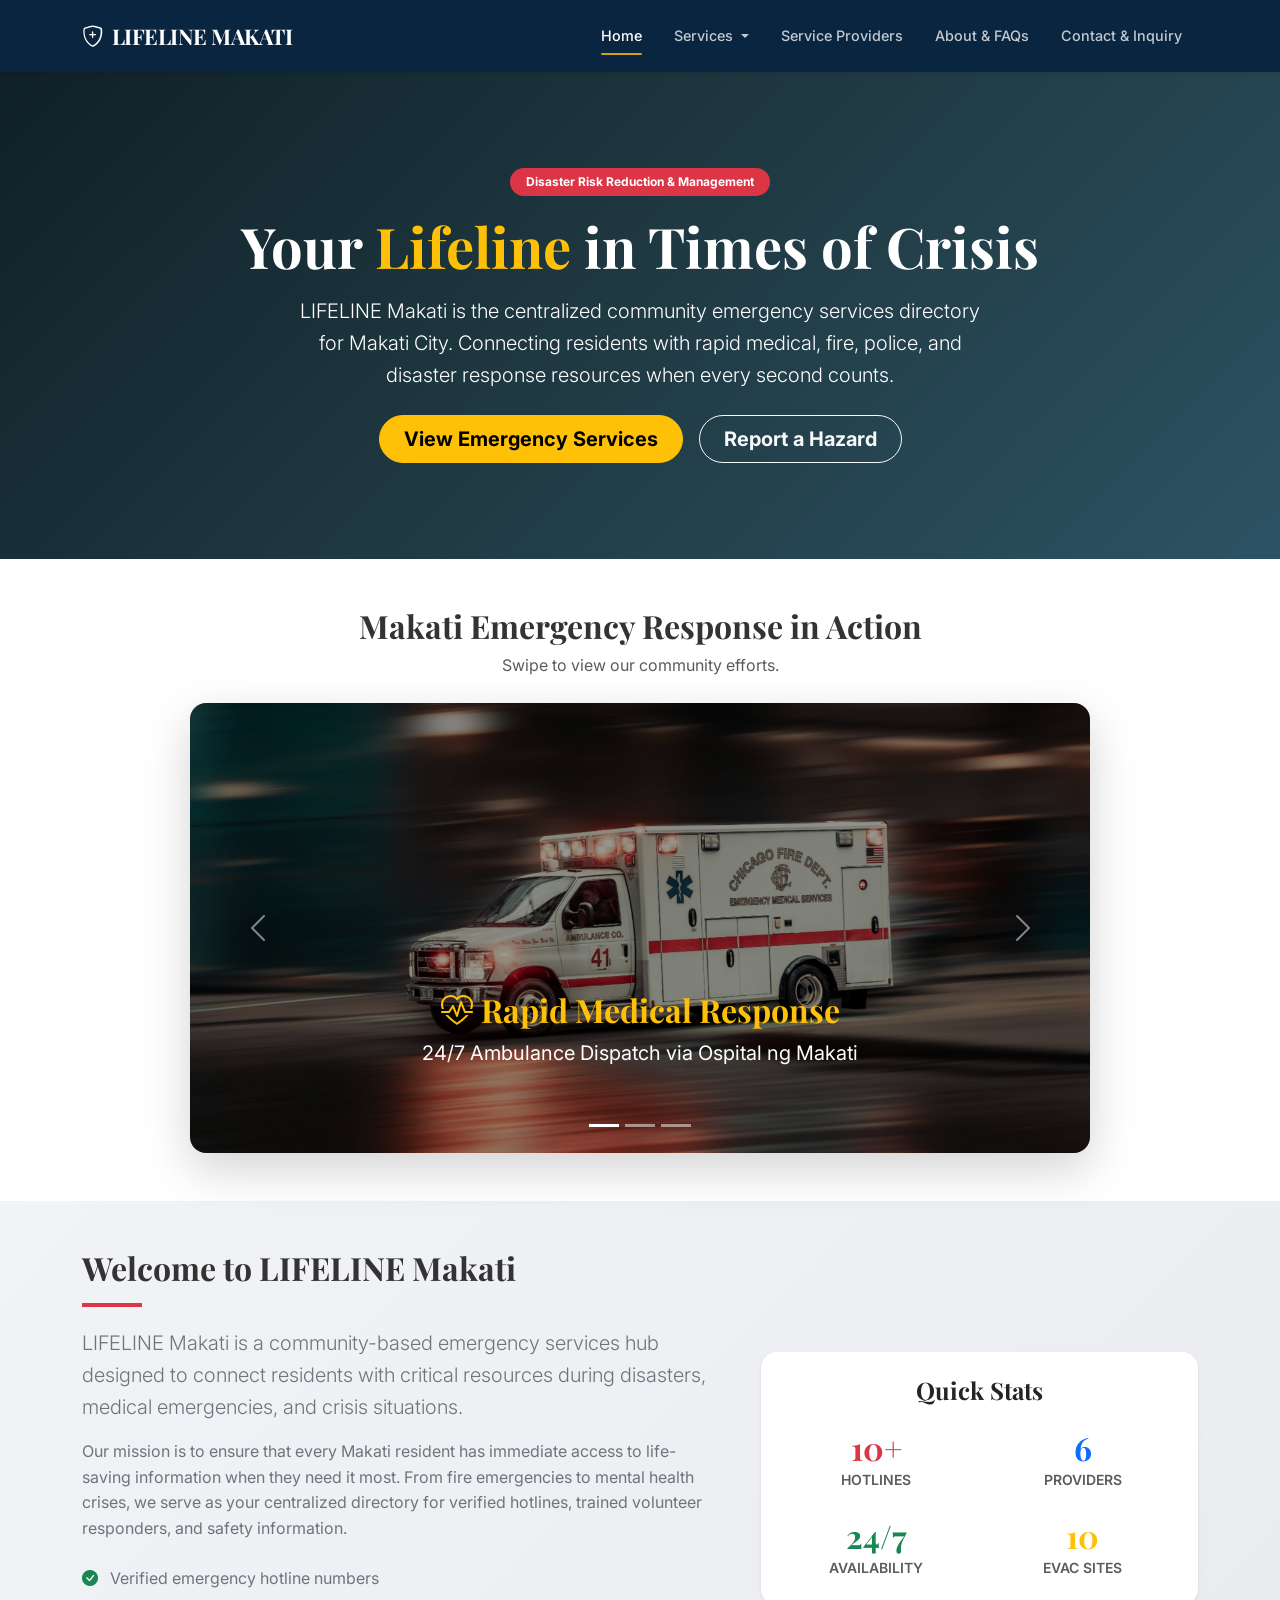
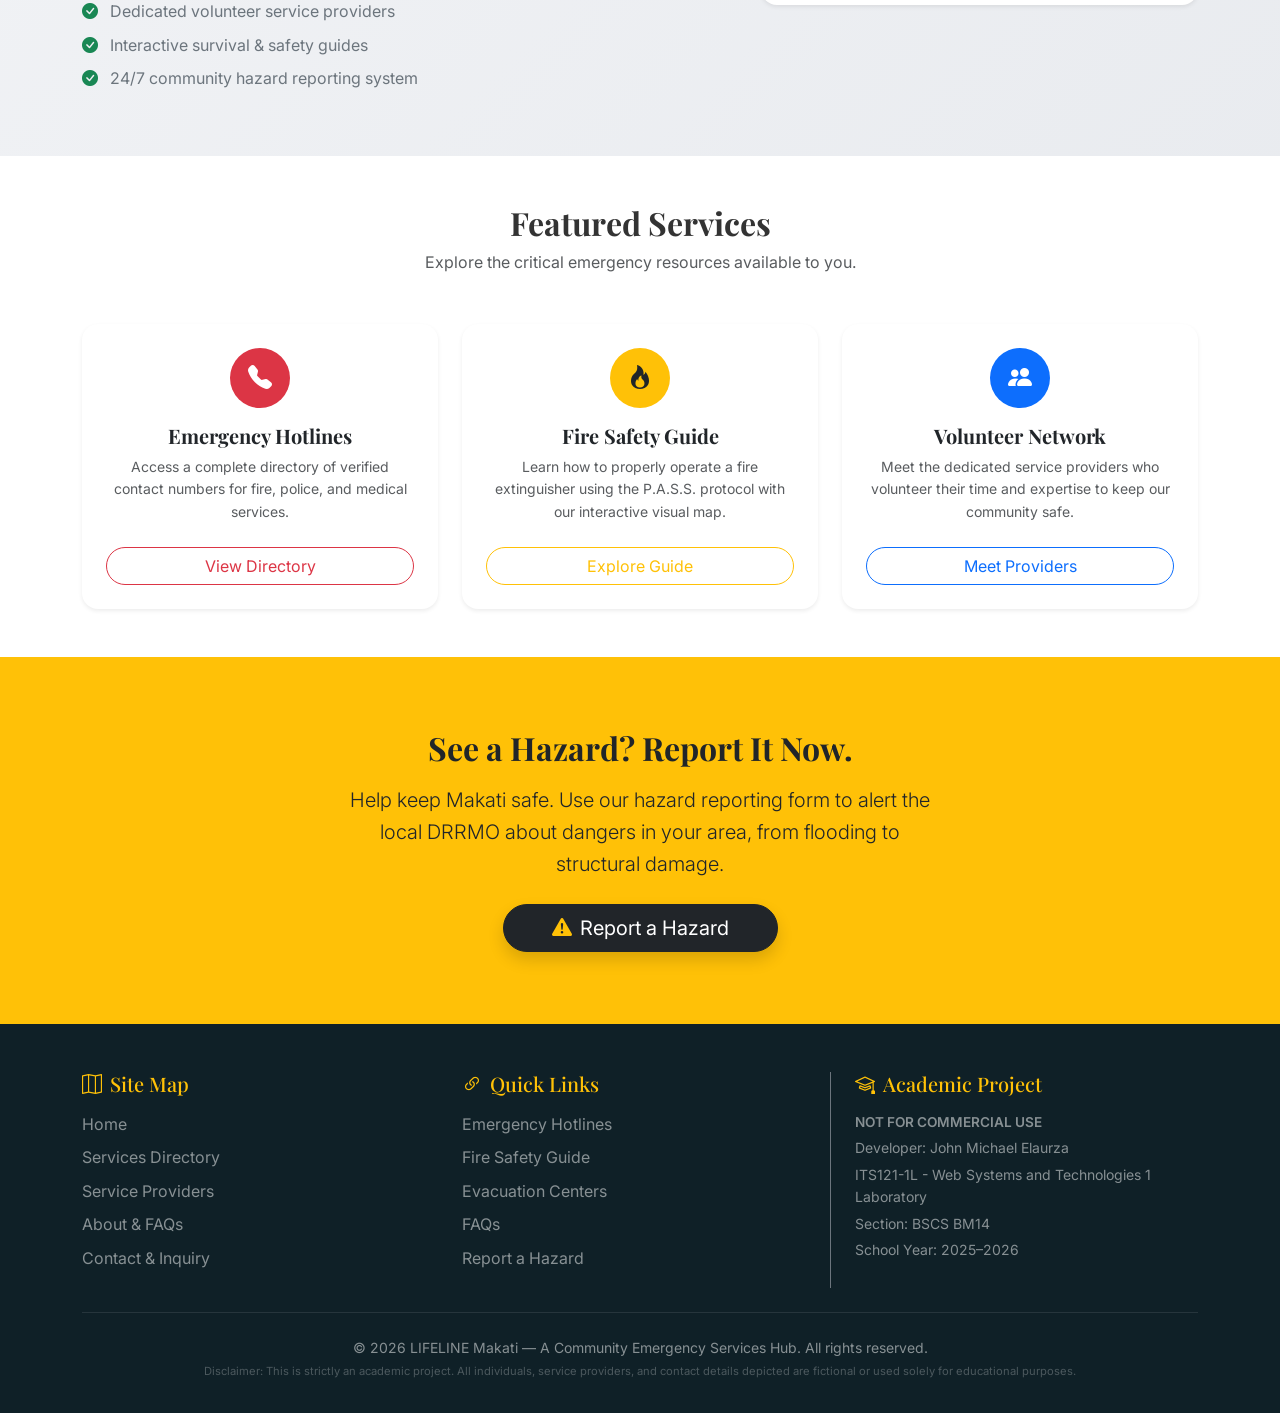
<file: home.html>
<!DOCTYPE html>
<html lang="en">
<head>
    <meta charset="UTF-8">
    <meta name="viewport" content="width=device-width, initial-scale=1.0">
    <title>LIFELINE Makati - Community Emergency Services Hub</title>
    <link href="https://cdn.jsdelivr.net/npm/bootstrap@5.3.0/dist/css/bootstrap.min.css" rel="stylesheet">
    <link href="https://cdn.jsdelivr.net/npm/bootstrap-icons@1.11.3/font/bootstrap-icons.min.css" rel="stylesheet">
    <link href="https://fonts.googleapis.com/css2?family=Playfair+Display:wght@400;700;800&family=Inter:wght@400;500;600;700&display=swap" rel="stylesheet">
    <link rel="stylesheet" href="style.css">
</head>
<body class="bg-light">
    
    <nav class="navbar navbar-expand-lg navbar-dark sticky-top shadow-sm" style="background-color: #0f2027;">
        <div class="container">
            <a class="navbar-brand fw-bold" href="index.html">
                <i class="bi bi-shield-plus me-2"></i>LIFELINE MAKATI
            </a>
            <button class="navbar-toggler" type="button" data-bs-toggle="collapse" data-bs-target="#navbarNav" aria-controls="navbarNav" aria-expanded="false" aria-label="Toggle navigation">
                <span class="navbar-toggler-icon"></span>
            </button>
            <div class="collapse navbar-collapse" id="navbarNav">
                <ul class="navbar-nav ms-auto">
                    <li class="nav-item">
                        <a class="nav-link active" href="index.html">Home</a>
                    </li>
                    <li class="nav-item dropdown">
                        <a class="nav-link dropdown-toggle" href="#" id="servicesDropdown" role="button" data-bs-toggle="dropdown" aria-expanded="false">
                            Services
                        </a>
                        <ul class="dropdown-menu dropdown-menu-end" aria-labelledby="servicesDropdown">
                            <li><a class="dropdown-item" href="services.html">Emergency Directory</a></li>
                            <li><a class="dropdown-item" href="services.html#first-aid-map">Fire Safety Guide</a></li>
                            <li><hr class="dropdown-divider"></li>
                            <li><a class="dropdown-item" href="services.html#evacuation">Evacuation Centers</a></li>
                        </ul>
                    </li>
                    <li class="nav-item">
                        <a class="nav-link" href="providers.html">Service Providers</a>
                    </li>
                    <li class="nav-item">
                        <a class="nav-link" href="about.html">About &amp; FAQs</a>
                    </li>
                    <li class="nav-item">
                        <a class="nav-link" href="contact.html">Contact &amp; Inquiry</a>
                    </li>
                </ul>
            </div>
        </div>
    </nav>

    <header class="text-white text-center py-5 shadow-sm" style="background: linear-gradient(135deg, #0f2027, #203a43, #2c5364);">
        <div class="container py-5">
            <span class="badge bg-danger mb-3 px-3 py-2 rounded-pill">Disaster Risk Reduction &amp; Management</span>
            <h1 class="display-4 fw-bold font-playfair mb-3">Your <span class="text-warning">Lifeline</span> in Times of Crisis</h1>
            <p class="lead mb-4 mx-auto" style="max-width: 700px;">LIFELINE Makati is the centralized community emergency services directory for Makati City. Connecting residents with rapid medical, fire, police, and disaster response resources when every second counts.</p>
            <div class="d-flex justify-content-center gap-3 flex-wrap">
                <a href="services.html" class="btn btn-warning btn-lg fw-bold rounded-pill px-4">View Emergency Services</a>
                <a href="contact.html" class="btn btn-outline-light btn-lg fw-bold rounded-pill px-4">Report a Hazard</a>
            </div>
        </div>
    </header>

    <section class="py-5 bg-white">
        <div class="container">
            <div class="text-center mb-4">
                <h2 class="fw-bold font-playfair">Makati Emergency Response in Action</h2>
                <p class="text-muted">Swipe to view our community efforts.</p>
            </div>
            
            <div id="emergencyCarousel" class="carousel slide carousel-fade shadow-lg rounded-4 overflow-hidden" data-bs-ride="carousel" style="max-width: 900px; margin: 0 auto;">
                <div class="carousel-indicators">
                    <button type="button" data-bs-target="#emergencyCarousel" data-bs-slide-to="0" class="active" aria-current="true" aria-label="Slide 1"></button>
                    <button type="button" data-bs-target="#emergencyCarousel" data-bs-slide-to="1" aria-label="Slide 2"></button>
                    <button type="button" data-bs-target="#emergencyCarousel" data-bs-slide-to="2" aria-label="Slide 3"></button>
                </div>
                <div class="carousel-inner">
                    <div class="carousel-item active" data-bs-interval="4000">
                        <img src="ambulance.jpg" class="d-block w-100" alt="Ambulance for rapid medical response" style="height: 450px; object-fit: cover; filter: brightness(0.6);">
                        <div class="carousel-caption d-none d-md-block pb-5">
                            <h3 class="fw-bold h2 text-warning"><i class="bi bi-heart-pulse me-2"></i>Rapid Medical Response</h3>
                            <p class="fs-5">24/7 Ambulance Dispatch via Ospital ng Makati</p>
                        </div>
                    </div>
                    <div class="carousel-item" data-bs-interval="4000">
                        <img src="firefighting.jpg" class="d-block w-100" alt="Firefighters in action" style="height: 450px; object-fit: cover; filter: brightness(0.6);">
                        <div class="carousel-caption d-none d-md-block pb-5">
                            <h3 class="fw-bold h2 text-warning"><i class="bi bi-fire me-2"></i>Fire Suppression</h3>
                            <p class="fs-5">Makati Bureau of Fire Protection Units</p>
                        </div>
                    </div>
                    <div class="carousel-item" data-bs-interval="4000">
                        <img src="disaster-relief.jpg" class="d-block w-100" alt="Community disaster relief" style="height: 450px; object-fit: cover; filter: brightness(0.6);">
                        <div class="carousel-caption d-none d-md-block pb-5">
                            <h3 class="fw-bold h2 text-warning"><i class="bi bi-shield-check me-2"></i>Disaster Relief</h3>
                            <p class="fs-5">Coordinated Evacuation &amp; Relief Operations</p>
                        </div>
                    </div>
                </div>
                <button class="carousel-control-prev" type="button" data-bs-target="#emergencyCarousel" data-bs-slide="prev">
                    <span class="carousel-control-prev-icon" aria-hidden="true"></span>
                    <span class="visually-hidden">Previous</span>
                </button>
                <button class="carousel-control-next" type="button" data-bs-target="#emergencyCarousel" data-bs-slide="next">
                    <span class="carousel-control-next-icon" aria-hidden="true"></span>
                    <span class="visually-hidden">Next</span>
                </button>
            </div>
        </div>
    </section>

    <section class="py-5">
        <div class="container">
            <div class="row align-items-center g-5">
                <div class="col-lg-7">
                    <h2 class="fw-bold font-playfair mb-3">Welcome to LIFELINE Makati</h2>
                    <div style="width: 60px; height: 4px; background-color: #dc3545; margin-bottom: 20px;"></div>
                    <p class="lead text-secondary">
                        LIFELINE Makati is a community-based emergency services hub designed to connect residents with critical resources during disasters, medical emergencies, and crisis situations. 
                    </p>
                    <p class="text-secondary">
                        Our mission is to ensure that every Makati resident has immediate access to life-saving information when they need it most. From fire emergencies to mental health crises, we serve as your centralized directory for verified hotlines, trained volunteer responders, and safety information.
                    </p>
                    <ul class="list-unstyled mt-4 text-secondary">
                        <li class="mb-2"><i class="bi bi-check-circle-fill text-success me-2"></i> Verified emergency hotline numbers</li>
                        <li class="mb-2"><i class="bi bi-check-circle-fill text-success me-2"></i> Dedicated volunteer service providers</li>
                        <li class="mb-2"><i class="bi bi-check-circle-fill text-success me-2"></i> Interactive survival &amp; safety guides</li>
                        <li class="mb-2"><i class="bi bi-check-circle-fill text-success me-2"></i> 24/7 community hazard reporting system</li>
                    </ul>
                </div>
                <div class="col-lg-5">
                    <div class="card border-0 shadow-sm bg-white rounded-4 p-4">
                        <h4 class="fw-bold mb-4 text-center text-dark">Quick Stats</h4>
                        <div class="row g-4 text-center">
                            <div class="col-6">
                                <h2 class="text-danger fw-bold mb-0">10+</h2>
                                <span class="text-muted small text-uppercase fw-semibold">Hotlines</span>
                            </div>
                            <div class="col-6">
                                <h2 class="text-primary fw-bold mb-0">6</h2>
                                <span class="text-muted small text-uppercase fw-semibold">Providers</span>
                            </div>
                            <div class="col-6">
                                <h2 class="text-success fw-bold mb-0">24/7</h2>
                                <span class="text-muted small text-uppercase fw-semibold">Availability</span>
                            </div>
                            <div class="col-6">
                                <h2 class="text-warning fw-bold mb-0">10</h2>
                                <span class="text-muted small text-uppercase fw-semibold">Evac Sites</span>
                            </div>
                        </div>
                    </div>
                </div>
            </div>
        </div>
    </section>

    <section class="py-5 bg-white">
        <div class="container">
            <div class="text-center mb-5">
                <h2 class="fw-bold font-playfair">Featured Services</h2>
                <p class="text-muted">Explore the critical emergency resources available to you.</p>
            </div>
            <div class="row g-4">
                <div class="col-md-4">
                    <div class="card h-100 border-0 shadow-sm rounded-4 text-center p-4 hover-lift">
                        <div class="bg-danger text-white rounded-circle d-inline-flex align-items-center justify-content-center mx-auto mb-3" style="width: 60px; height: 60px; font-size: 1.5rem;">
                            <i class="bi bi-telephone-fill"></i>
                        </div>
                        <h5 class="fw-bold">Emergency Hotlines</h5>
                        <p class="text-muted small mb-4">Access a complete directory of verified contact numbers for fire, police, and medical services.</p>
                        <a href="services.html" class="btn btn-outline-danger mt-auto rounded-pill w-100">View Directory</a>
                    </div>
                </div>
                <div class="col-md-4">
                    <div class="card h-100 border-0 shadow-sm rounded-4 text-center p-4 hover-lift">
                        <div class="bg-warning text-dark rounded-circle d-inline-flex align-items-center justify-content-center mx-auto mb-3" style="width: 60px; height: 60px; font-size: 1.5rem;">
                            <i class="bi bi-fire"></i>
                        </div>
                        <h5 class="fw-bold">Fire Safety Guide</h5>
                        <p class="text-muted small mb-4">Learn how to properly operate a fire extinguisher using the P.A.S.S. protocol with our interactive visual map.</p>
                        <a href="services.html#first-aid-map" class="btn btn-outline-warning mt-auto rounded-pill w-100">Explore Guide</a>
                    </div>
                </div>
                <div class="col-md-4">
                    <div class="card h-100 border-0 shadow-sm rounded-4 text-center p-4 hover-lift">
                        <div class="bg-primary text-white rounded-circle d-inline-flex align-items-center justify-content-center mx-auto mb-3" style="width: 60px; height: 60px; font-size: 1.5rem;">
                            <i class="bi bi-people-fill"></i>
                        </div>
                        <h5 class="fw-bold">Volunteer Network</h5>
                        <p class="text-muted small mb-4">Meet the dedicated service providers who volunteer their time and expertise to keep our community safe.</p>
                        <a href="providers.html" class="btn btn-outline-primary mt-auto rounded-pill w-100">Meet Providers</a>
                    </div>
                </div>
            </div>
        </div>
    </section>

    <section class="py-5 bg-warning text-dark text-center">
        <div class="container py-4">
            <h2 class="fw-bold font-playfair mb-3">See a Hazard? Report It Now.</h2>
            <p class="lead mb-4 mx-auto" style="max-width: 600px;">Help keep Makati safe. Use our hazard reporting form to alert the local DRRMO about dangers in your area, from flooding to structural damage.</p>
            <a href="contact.html" class="btn btn-dark btn-lg px-5 rounded-pill shadow">
                <i class="bi bi-exclamation-triangle-fill text-warning me-2"></i>Report a Hazard
            </a>
        </div>
    </section>

    <footer class="text-white pt-5 pb-3 font-inter" style="background-color: #0f2027;">
        <div class="container">
            <div class="row mb-4">
                <div class="col-md-4 mb-4 mb-md-0">
                    <h5 class="text-warning mb-3"><i class="bi bi-map me-2"></i>Site Map</h5>
                    <ul class="list-unstyled">
                        <li class="mb-2"><a href="index.html" class="text-white-50 text-decoration-none hover-white">Home</a></li>
                        <li class="mb-2"><a href="services.html" class="text-white-50 text-decoration-none hover-white">Services Directory</a></li>
                        <li class="mb-2"><a href="providers.html" class="text-white-50 text-decoration-none hover-white">Service Providers</a></li>
                        <li class="mb-2"><a href="about.html" class="text-white-50 text-decoration-none hover-white">About &amp; FAQs</a></li>
                        <li class="mb-2"><a href="contact.html" class="text-white-50 text-decoration-none hover-white">Contact &amp; Inquiry</a></li>
                    </ul>
                </div>
                <div class="col-md-4 mb-4 mb-md-0">
                    <h5 class="text-warning mb-3"><i class="bi bi-link-45deg me-2"></i>Quick Links</h5>
                    <ul class="list-unstyled">
                        <li class="mb-2"><a href="services.html#hotlines" class="text-white-50 text-decoration-none hover-white">Emergency Hotlines</a></li>
                        <li class="mb-2"><a href="services.html#first-aid-map" class="text-white-50 text-decoration-none hover-white">Fire Safety Guide</a></li>
                        <li class="mb-2"><a href="services.html#evacuation" class="text-white-50 text-decoration-none hover-white">Evacuation Centers</a></li>
                        <li class="mb-2"><a href="about.html#faqs" class="text-white-50 text-decoration-none hover-white">FAQs</a></li>
                        <li class="mb-2"><a href="contact.html" class="text-white-50 text-decoration-none hover-white">Report a Hazard</a></li>
                    </ul>
                </div>
                <div class="col-md-4 border-start border-secondary ps-md-4">
                    <h5 class="text-warning mb-3"><i class="bi bi-mortarboard me-2"></i>Academic Project</h5>
                    <p class="mb-1 text-white-50 fw-semibold text-uppercase" style="font-size: 0.85rem;">Not for Commercial Use</p>
                    <p class="mb-1 text-white-50 small">Developer: John Michael Elaurza</p>
                    <p class="mb-1 text-white-50 small">ITS121-1L - Web Systems and Technologies 1 Laboratory</p>
                    <p class="mb-1 text-white-50 small">Section: BSCS BM14</p>
                    <p class="mb-0 text-white-50 small">School Year: 2025&ndash;2026</p>
                </div>
            </div>
            <hr class="border-secondary">
            <div class="text-center pt-2">
                <p class="text-white-50 small mb-1">&copy; 2026 LIFELINE Makati &mdash; A Community Emergency Services Hub. All rights reserved.</p>
                <p class="text-white-50 small" style="opacity: 0.5; font-size: 0.7rem;">Disclaimer: This is strictly an academic project. All individuals, service providers, and contact details depicted are fictional or used solely for educational purposes.</p>
            </div>
        </div>
    </footer>
    <script src="https://cdn.jsdelivr.net/npm/bootstrap@5.3.0/dist/js/bootstrap.bundle.min.js"></script>
</body>
</html>
</file>
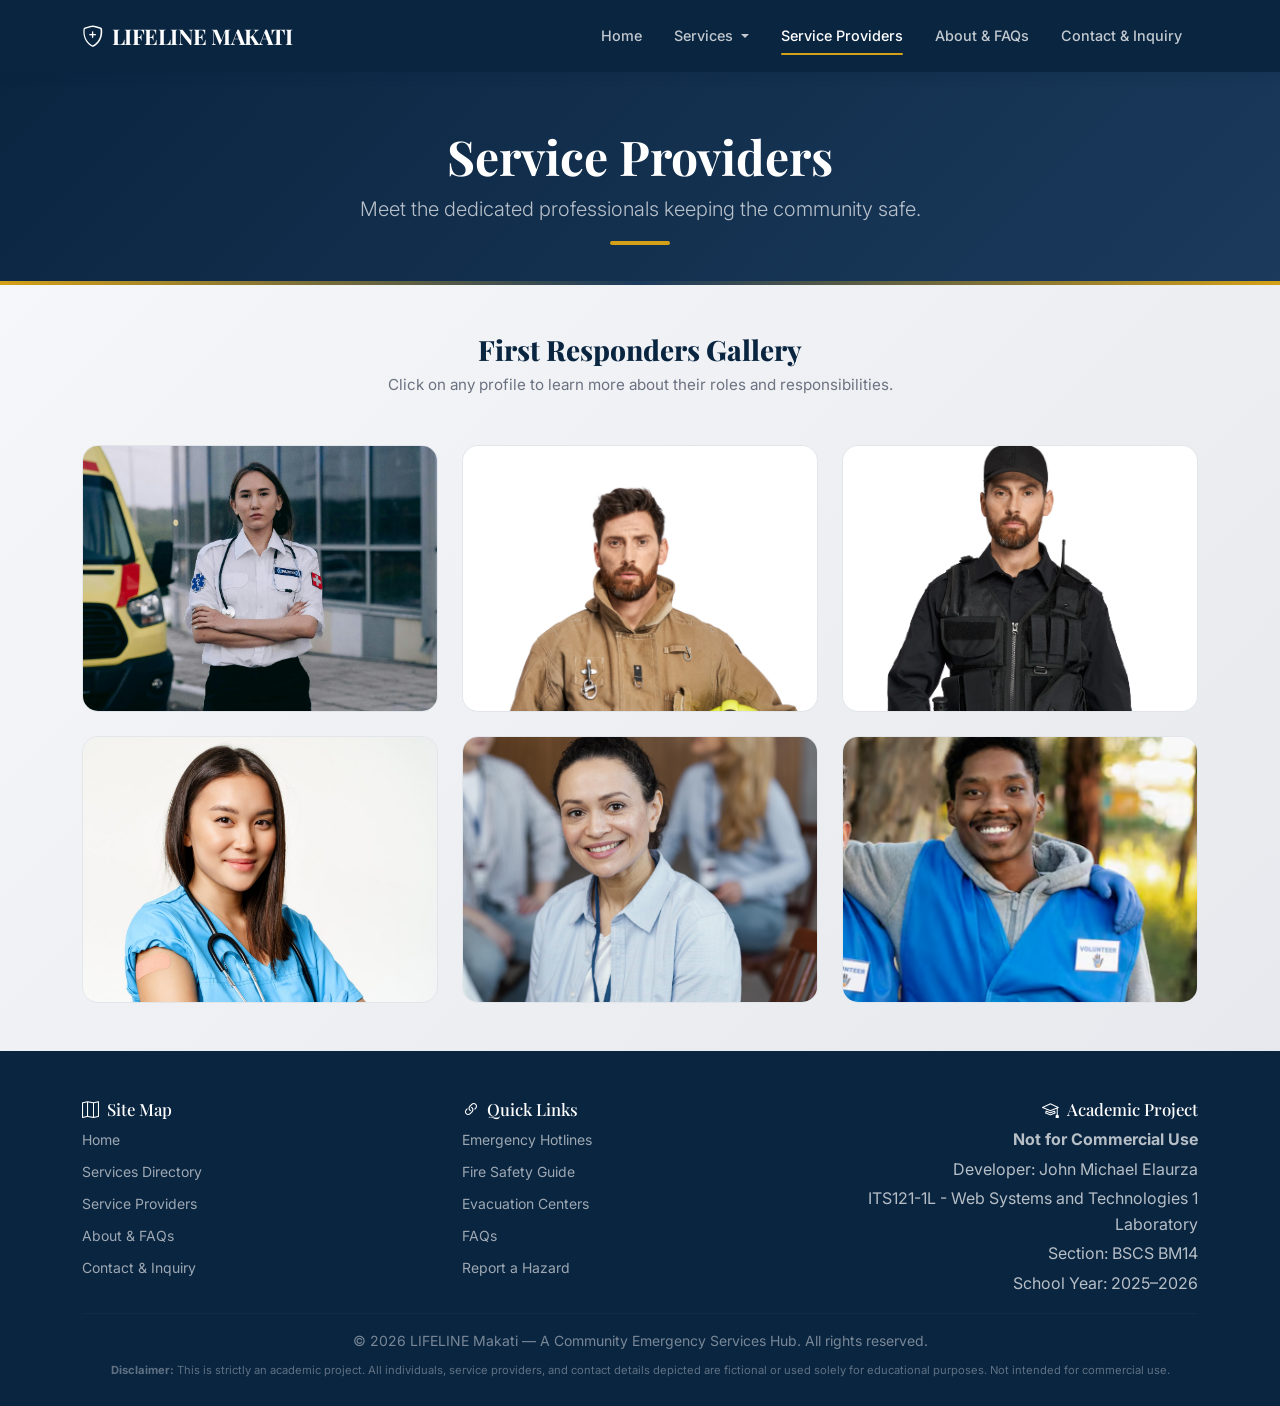
<file: providers.html>
<!DOCTYPE html>
<html lang="en">
<head>
    <meta charset="UTF-8">
    <meta name="viewport" content="width=device-width, initial-scale=1.0">
    <title>Service Providers - LIFELINE Makati</title>
    <link href="https://cdn.jsdelivr.net/npm/bootstrap@5.3.0/dist/css/bootstrap.min.css" rel="stylesheet">
    <link href="https://cdn.jsdelivr.net/npm/bootstrap-icons@1.11.3/font/bootstrap-icons.min.css" rel="stylesheet">
    <link href="https://fonts.googleapis.com/css2?family=Playfair+Display:wght@400;700;800&family=Inter:wght@400;500;600;700&display=swap" rel="stylesheet">
    <link rel="stylesheet" href="style.css?v=final">
</head>
<body>
    <nav class="navbar navbar-expand-lg navbar-dark custom-navbar sticky-top">
        <div class="container">
            <a class="navbar-brand fw-bold" href="index.html">
                <i class="bi bi-shield-plus me-2"></i>LIFELINE MAKATI
            </a>
            
            <input type="checkbox" id="nav-toggle" class="css-tab-input d-none" style="display: none !important; visibility: hidden; opacity: 0;">
            <label for="nav-toggle" class="navbar-toggler" style="cursor: pointer; border: 1px solid rgba(255,255,255,0.25); padding: 0.25rem 0.75rem; border-radius: 0.25rem;">
                <span class="navbar-toggler-icon"></span>
            </label>
            
            <div class="nav-menu" id="navbarNav">
                <ul class="navbar-nav ms-auto">
                    <li class="nav-item">
                        <a class="nav-link" href="index.html">Home</a>
                    </li>
                    <li class="nav-item dropdown custom-dropdown">
                        <a class="nav-link dropdown-toggle" href="#" id="servicesDropdown" role="button">
                            Services
                        </a>
                        <ul class="dropdown-menu">
                            <li><a class="dropdown-item" href="services.html">Emergency Directory</a></li>
                            <li><a class="dropdown-item" href="services.html#first-aid-map">Fire Safety Guide</a></li>
                            <li><hr class="dropdown-divider"></li>
                            <li><a class="dropdown-item" href="services.html#evacuation">Evacuation Centers</a></li>
                        </ul>
                    </li>
                    <li class="nav-item">
                        <a class="nav-link active" href="providers.html">Service Providers</a>
                    </li>
                    <li class="nav-item">
                        <a class="nav-link" href="about.html">About &amp; FAQs</a>
                    </li>
                    <li class="nav-item">
                        <a class="nav-link" href="contact.html">Contact &amp; Inquiry</a>
                    </li>
                </ul>
            </div>
        </div>
    </nav>

    <header class="page-hero">
        <div class="container">
            <h1 class="display-5 fw-bold">Service Providers</h1>
            <p class="lead mt-2">
                Meet the dedicated professionals keeping the community safe.
            </p>
            <div class="hero-accent" aria-hidden="true"></div>
        </div>
    </header>

    <main class="container my-5" id="gallery-section">

        <div class="text-center mb-5">
            <h2 class="section-title">First Responders Gallery</h2>
            <p class="section-subtitle">Click on any profile to learn more about their roles and responsibilities.</p>
        </div>

        <div class="gallery__grid">
            
            <a href="#lb-paramedic" class="gallery__card text-decoration-none">
                <img src="paramedic.jpg" class="gallery__card-image" alt="Emergency Paramedic">
                <div class="gallery__card-overlay">
                    <h5 class="gallery__card-title">Emergency Paramedic</h5>
                    <p class="gallery__card-description">Medical Support &amp; Transport</p>
                </div>
            </a>

            <a href="#lb-firefighter" class="gallery__card text-decoration-none">
                <img src="firefighter.jpg" class="gallery__card-image" alt="Firefighter">
                <div class="gallery__card-overlay">
                    <h5 class="gallery__card-title">Firefighter</h5>
                    <p class="gallery__card-description">Fire Rescue &amp; Hazard Control</p>
                </div>
            </a>

            <a href="#lb-police" class="gallery__card text-decoration-none">
                <img src="police-officer.jpg" class="gallery__card-image" alt="Police Officer">
                <div class="gallery__card-overlay">
                    <h5 class="gallery__card-title">Police Officer</h5>
                    <p class="gallery__card-description">Law Enforcement &amp; Public Safety</p>
                </div>
            </a>

            <a href="#lb-nurse" class="gallery__card text-decoration-none">
                <img src="community-nurse.png" class="gallery__card-image" alt="Community Nurse">
                <div class="gallery__card-overlay">
                    <h5 class="gallery__card-title">Community Nurse</h5>
                    <p class="gallery__card-description">Public Health &amp; Triage Care</p>
                </div>
            </a>

            <a href="#lb-social" class="gallery__card text-decoration-none">
                <img src="social-worker.jpg" class="gallery__card-image" alt="Social Worker">
                <div class="gallery__card-overlay">
                    <h5 class="gallery__card-title">Social Worker</h5>
                    <p class="gallery__card-description">Crisis Intervention &amp; Welfare</p>
                </div>
            </a>

            <a href="#lb-volunteer" class="gallery__card text-decoration-none">
                <img src="disaster-relief-volunteer.png" class="gallery__card-image" alt="Disaster Relief Volunteer">
                <div class="gallery__card-overlay">
                    <h5 class="gallery__card-title">Relief Volunteer</h5>
                    <p class="gallery__card-description">Evacuation &amp; Logistics Support</p>
                </div>
            </a>

        </div>

    </main>

    <div id="lb-paramedic" class="css-lightbox">
        <a href="#gallery-section" class="lightbox-close-bg"></a>
        <div class="css-lightbox-content p-4 text-center">
            <img src="paramedic.jpg" class="img-fluid rounded mb-3 shadow-sm" alt="Emergency Paramedic" style="max-height: 250px; width: 100%; object-fit: cover;">
            <h4 class="text-white fw-bold">Emergency Paramedic</h4>
            <p class="text-white-50" style="font-family: 'Inter', sans-serif;">Paramedics provide advanced life support and immediate pre-hospital care to patients experiencing critical medical emergencies before transporting them to Ospital ng Makati.</p>
            <a href="#gallery-section" class="btn btn-outline-light mt-2 rounded-pill px-4 fw-bold">Close Profile</a>
        </div>
    </div>

    <div id="lb-firefighter" class="css-lightbox">
        <a href="#gallery-section" class="lightbox-close-bg"></a>
        <div class="css-lightbox-content p-4 text-center">
            <img src="firefighter.jpg" class="img-fluid rounded mb-3 shadow-sm" alt="Firefighter" style="max-height: 250px; width: 100%; object-fit: cover;">
            <h4 class="text-white fw-bold">Makati Firefighter</h4>
            <p class="text-white-50" style="font-family: 'Inter', sans-serif;">Highly trained professionals responding to fire outbreaks, structural collapses, and hazardous material spills to protect lives and property.</p>
            <a href="#gallery-section" class="btn btn-outline-light mt-2 rounded-pill px-4 fw-bold">Close Profile</a>
        </div>
    </div>

    <div id="lb-police" class="css-lightbox">
        <a href="#gallery-section" class="lightbox-close-bg"></a>
        <div class="css-lightbox-content p-4 text-center">
            <img src="police-officer.jpg" class="img-fluid rounded mb-3 shadow-sm" alt="Police Officer" style="max-height: 250px; width: 100%; object-fit: cover;">
            <h4 class="text-white fw-bold">Police Officer</h4>
            <p class="text-white-50" style="font-family: 'Inter', sans-serif;">Ensuring public safety, maintaining community order, and responding to crime or civil disturbances within the city's jurisdiction.</p>
            <a href="#gallery-section" class="btn btn-outline-light mt-2 rounded-pill px-4 fw-bold">Close Profile</a>
        </div>
    </div>

    <div id="lb-nurse" class="css-lightbox">
        <a href="#gallery-section" class="lightbox-close-bg"></a>
        <div class="css-lightbox-content p-4 text-center">
            <img src="community-nurse.png" class="img-fluid rounded mb-3 shadow-sm" alt="Community Nurse" style="max-height: 250px; width: 100%; object-fit: cover;">
            <h4 class="text-white fw-bold">Community Nurse</h4>
            <p class="text-white-50" style="font-family: 'Inter', sans-serif;">Assigned to barangay health centers to provide primary care, health education, and immediate triage during localized disasters.</p>
            <a href="#gallery-section" class="btn btn-outline-light mt-2 rounded-pill px-4 fw-bold">Close Profile</a>
        </div>
    </div>

    <div id="lb-social" class="css-lightbox">
        <a href="#gallery-section" class="lightbox-close-bg"></a>
        <div class="css-lightbox-content p-4 text-center">
            <img src="social-worker.jpg" class="img-fluid rounded mb-3 shadow-sm" alt="Social Worker" style="max-height: 250px; width: 100%; object-fit: cover;">
            <h4 class="text-white fw-bold">Social Worker</h4>
            <p class="text-white-50" style="font-family: 'Inter', sans-serif;">Providing essential crisis intervention, emotional support, and resource distribution to vulnerable individuals affected by emergencies.</p>
            <a href="#gallery-section" class="btn btn-outline-light mt-2 rounded-pill px-4 fw-bold">Close Profile</a>
        </div>
    </div>

    <div id="lb-volunteer" class="css-lightbox">
        <a href="#gallery-section" class="lightbox-close-bg"></a>
        <div class="css-lightbox-content p-4 text-center">
            <img src="disaster-relief-volunteer.png" class="img-fluid rounded mb-3 shadow-sm" alt="Disaster Relief Volunteer" style="max-height: 250px; width: 100%; object-fit: cover;">
            <h4 class="text-white fw-bold">Relief Volunteer</h4>
            <p class="text-white-50" style="font-family: 'Inter', sans-serif;">Community members trained by the DRRMO to assist with evacuation procedures, crowd control, and the distribution of relief goods.</p>
            <a href="#gallery-section" class="btn btn-outline-light mt-2 rounded-pill px-4 fw-bold">Close Profile</a>
        </div>
    </div>

    <footer class="custom-footer mt-auto">
        <div class="container">
            <div class="row">
                <div class="col-md-4 mb-4 mb-md-0">
                    <h5><i class="bi bi-map me-2"></i>Site Map</h5>
                    <ul class="list-unstyled footer-links">
                        <li><a href="index.html" class="footer-link">Home</a></li>
                        <li><a href="services.html" class="footer-link">Services Directory</a></li>
                        <li><a href="providers.html" class="footer-link">Service Providers</a></li>
                        <li><a href="about.html" class="footer-link">About &amp; FAQs</a></li>
                        <li><a href="contact.html" class="footer-link">Contact &amp; Inquiry</a></li>
                    </ul>
                </div>
                <div class="col-md-4 mb-4 mb-md-0">
                    <h5><i class="bi bi-link-45deg me-2"></i>Quick Links</h5>
                    <ul class="list-unstyled footer-links">
                        <li><a href="services.html#hotlines" class="footer-link">Emergency Hotlines</a></li>
                        <li><a href="services.html#first-aid-map" class="footer-link">Fire Safety Guide</a></li>
                        <li><a href="services.html#evacuation" class="footer-link">Evacuation Centers</a></li>
                        <li><a href="about.html#faqs" class="footer-link">FAQs</a></li>
                        <li><a href="contact.html" class="footer-link">Report a Hazard</a></li>
                    </ul>
                </div>
                <div class="col-md-4 text-md-end">
                    <h5><i class="bi bi-mortarboard me-2"></i>Academic Project</h5>
                    <p class="mb-1"><strong>Not for Commercial Use</strong></p>
                    <p class="mb-1">Developer: John Michael Elaurza</p>
                    <p class="mb-1">ITS121-1L - Web Systems and Technologies 1 Laboratory</p>
                    <p class="mb-1">Section: BSCS BM14</p>
                    <p class="mb-0">School Year: 2025&ndash;2026</p>
                </div>
            </div>
            <hr class="footer-divider">
            <div class="text-center">
                <small class="footer-copyright d-block mb-1">
                    &copy; 2026 LIFELINE Makati &mdash; A Community Emergency Services Hub. All rights reserved.
                </small>
                <small class="footer-copyright" style="color: rgba(255, 255, 255, 0.35); font-size: 0.7rem;">
                    <strong>Disclaimer:</strong> This is strictly an academic project. All individuals, service providers, and contact details depicted are fictional or used solely for educational purposes. Not intended for commercial use.
                </small>
            </div>
        </div>
    </footer>
</body>
</html>
</file>
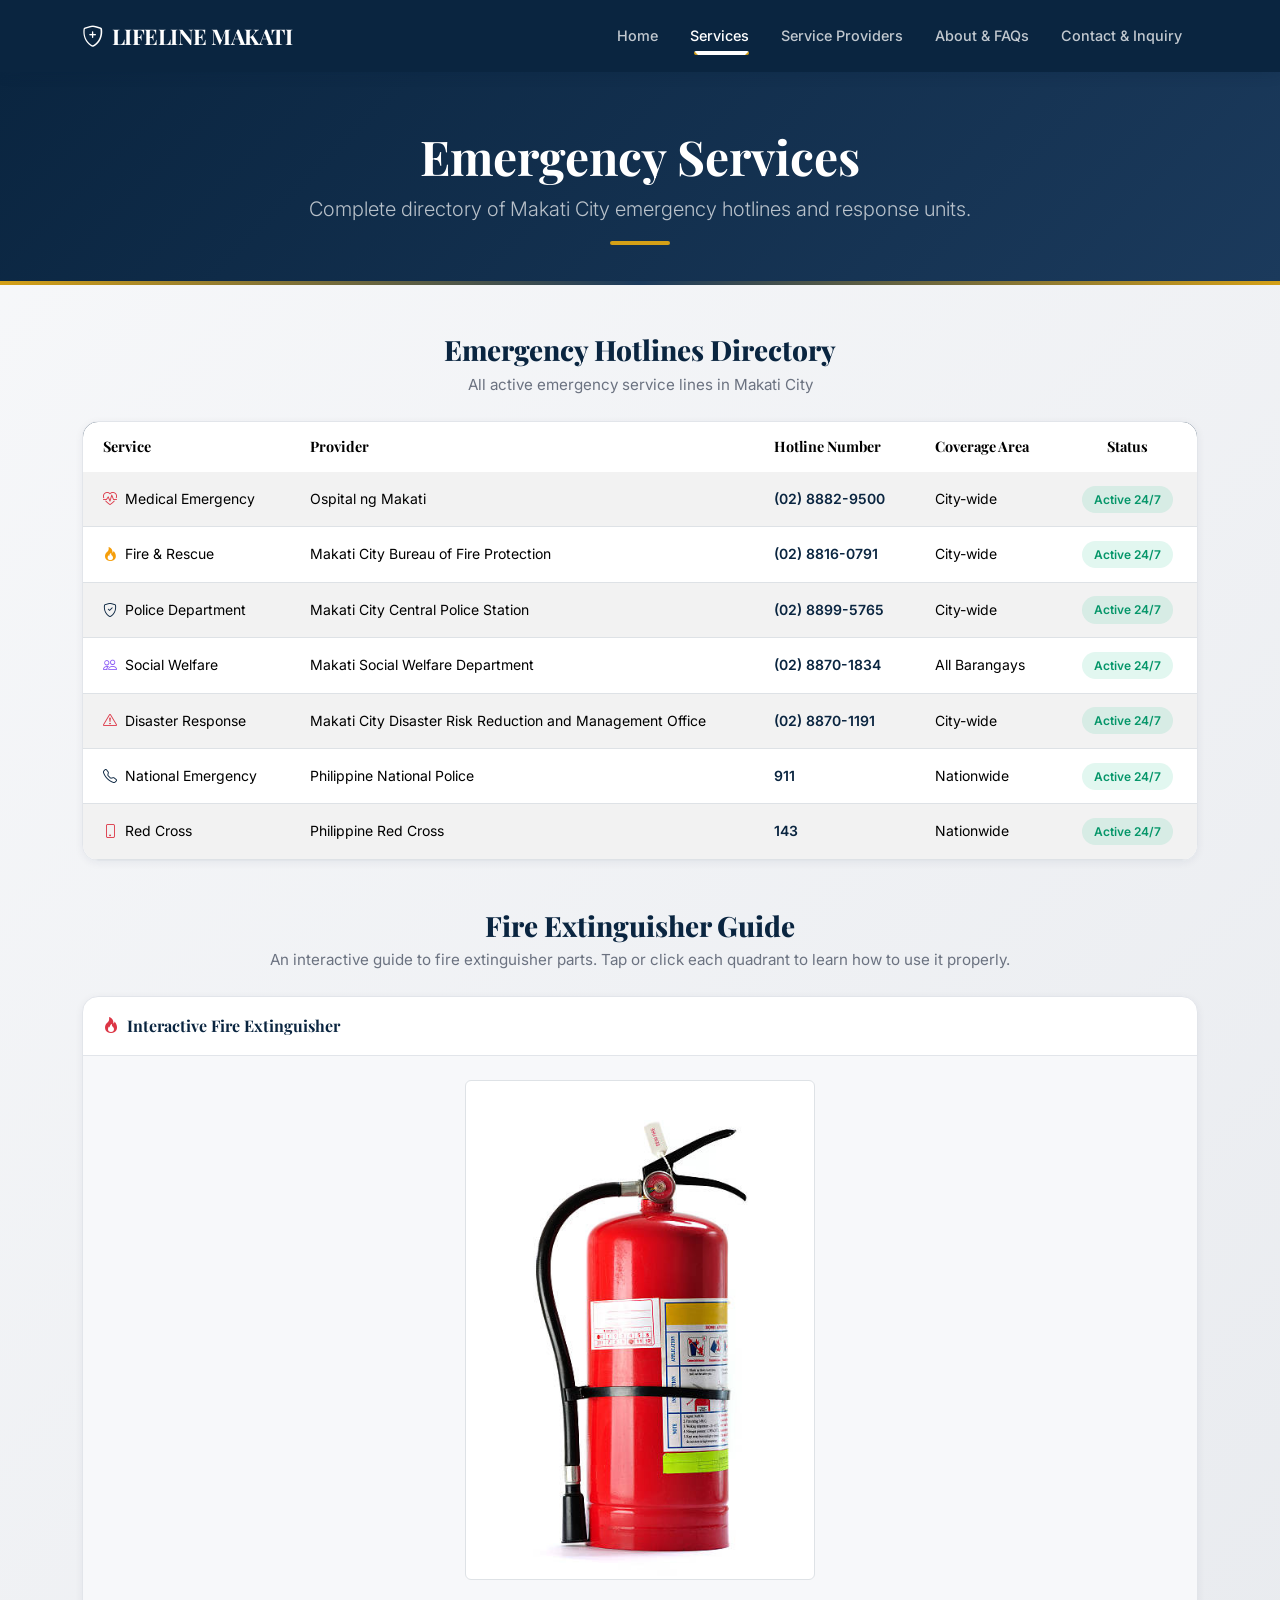
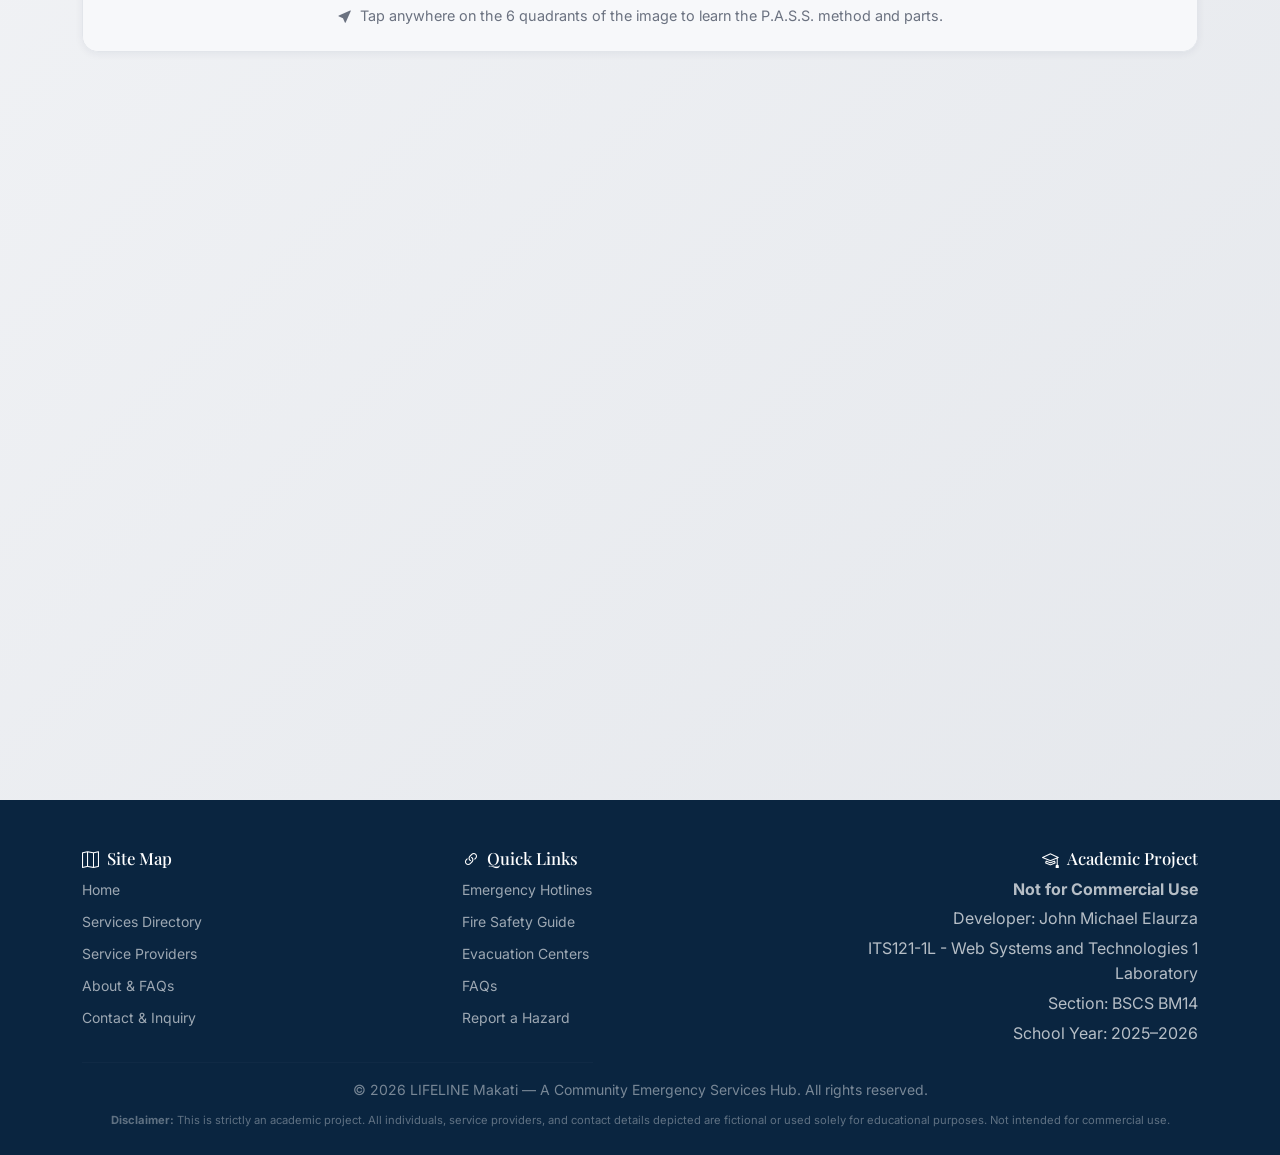
<file: services.html>
<!DOCTYPE html>
<html lang="en">
<head>
    <meta charset="UTF-8">
    <meta name="viewport" content="width=device-width, initial-scale=1.0">
    <title>Services Directory - LIFELINE Makati</title>
    <link href="https://cdn.jsdelivr.net/npm/bootstrap@5.3.0/dist/css/bootstrap.min.css" rel="stylesheet">
    <link href="https://cdn.jsdelivr.net/npm/bootstrap-icons@1.11.3/font/bootstrap-icons.min.css" rel="stylesheet">
    <link href="https://fonts.googleapis.com/css2?family=Playfair+Display:wght@400;700;800&family=Inter:wght@400;500;600;700&display=swap" rel="stylesheet">
    <link rel="stylesheet" href="style.css?v=final">
    <style>
        .map-placeholder__body img {
            transition: transform 0.3s ease, box-shadow 0.3s ease !important;
        }
        .map-placeholder__body:hover img {
            box-shadow: 0 15px 35px rgba(220, 53, 69, 0.4) !important;
            transform: translateY(-4px) !important;
        }
    </style>
</head>
<body>
    <nav class="navbar navbar-expand-lg navbar-dark custom-navbar sticky-top">
        <div class="container">
            <a class="navbar-brand fw-bold" href="index.html">
                <i class="bi bi-shield-plus me-2"></i>LIFELINE MAKATI
            </a>
            
            <input type="checkbox" id="nav-toggle" class="css-tab-input d-none" style="display: none !important; visibility: hidden; opacity: 0;">
            <label for="nav-toggle" class="navbar-toggler" style="cursor: pointer; border: 1px solid rgba(255,255,255,0.25); padding: 0.25rem 0.75rem; border-radius: 0.25rem;">
                <span class="navbar-toggler-icon"></span>
            </label>
            
            <div class="nav-menu" id="navbarNav">
                <ul class="navbar-nav ms-auto">
                    <li class="nav-item">
                        <a class="nav-link" href="index.html">Home</a>
                    </li>
                    <li class="nav-item dropdown custom-dropdown">
                        <a class="nav-link dropdown-toggle active" href="#" id="servicesDropdown" role="button">
                            Services
                        </a>
                        <ul class="dropdown-menu">
                            <li><a class="dropdown-item" href="services.html">Emergency Directory</a></li>
                            <li><a class="dropdown-item" href="services.html#fire-safety-map">Fire Safety Guide</a></li>
                            <li><hr class="dropdown-divider"></li>
                            <li><a class="dropdown-item" href="services.html#evacuation">Evacuation Centers</a></li>
                        </ul>
                    </li>
                    <li class="nav-item">
                        <a class="nav-link" href="providers.html">Service Providers</a>
                    </li>
                    <li class="nav-item">
                        <a class="nav-link" href="about.html">About &amp; FAQs</a>
                    </li>
                    <li class="nav-item">
                        <a class="nav-link" href="contact.html">Contact &amp; Inquiry</a>
                    </li>
                </ul>
            </div>
        </div>
    </nav>

    <header class="page-hero">
        <div class="container">
            <h1 class="display-5 fw-bold">Emergency Services</h1>
            <p class="lead mt-2">
                Complete directory of Makati City emergency hotlines and response units.
            </p>
            <div class="hero-accent" aria-hidden="true"></div>
        </div>
    </header>

    <main class="container my-5">

        <section id="hotlines" class="mb-5">
            <div class="text-center mb-4">
                <h2 class="section-title">Emergency Hotlines Directory</h2>
                <p class="section-subtitle">All active emergency service lines in Makati City</p>
            </div>

            <div class="services-table table-responsive">
                <table class="table table-striped align-middle">
                    <thead>
                        <tr>
                            <th>Service</th>
                            <th>Provider</th>
                            <th>Hotline Number</th>
                            <th>Coverage Area</th>
                            <th>Status</th>
                        </tr>
                    </thead>
                    <tbody>
                        <tr>
                            <td><i class="bi bi-heart-pulse me-2" style="color: var(--color-danger);"></i>Medical Emergency</td>
                            <td>Ospital ng Makati</td>
                            <td><a href="tel:+63288829500">(02) 8882-9500</a></td>
                            <td>City-wide</td>
                            <td><span class="status-badge status-badge--active">Active 24/7</span></td>
                        </tr>
                        <tr>
                            <td><i class="bi bi-fire me-2" style="color: #f59e0b;"></i>Fire &amp; Rescue</td>
                            <td>Makati City Bureau of Fire Protection</td>
                            <td><a href="tel:+63288160791">(02) 8816-0791</a></td>
                            <td>City-wide</td>
                            <td><span class="status-badge status-badge--active">Active 24/7</span></td>
                        </tr>
                        <tr>
                            <td><i class="bi bi-shield-check me-2" style="color: var(--color-navy);"></i>Police Department</td>
                            <td>Makati City Central Police Station</td>
                            <td><a href="tel:+63288995765">(02) 8899-5765</a></td>
                            <td>City-wide</td>
                            <td><span class="status-badge status-badge--active">Active 24/7</span></td>
                        </tr>
                        <tr>
                            <td><i class="bi bi-people me-2" style="color: #8b5cf6;"></i>Social Welfare</td>
                            <td>Makati Social Welfare Department</td>
                            <td><a href="tel:+63288701834">(02) 8870-1834</a></td>
                            <td>All Barangays</td>
                            <td><span class="status-badge status-badge--active">Active 24/7</span></td>
                        </tr>
                        <tr>
                            <td><i class="bi bi-exclamation-triangle me-2" style="color: var(--color-danger);"></i>Disaster Response</td>
                            <td>Makati City Disaster Risk Reduction and Management Office</td>
                            <td><a href="tel:+63288701191">(02) 8870-1191</a></td>
                            <td>City-wide</td>
                            <td><span class="status-badge status-badge--active">Active 24/7</span></td>
                        </tr>
                        <tr>
                            <td><i class="bi bi-telephone me-2" style="color: var(--color-navy);"></i>National Emergency</td>
                            <td>Philippine National Police</td>
                            <td><a href="tel:911">911</a></td>
                            <td>Nationwide</td>
                            <td><span class="status-badge status-badge--active">Active 24/7</span></td>
                        </tr>
                        <tr>
                            <td><i class="bi bi-phone me-2" style="color: #dc3545;"></i>Red Cross</td>
                            <td>Philippine Red Cross</td>
                            <td><a href="tel:143">143</a></td>
                            <td>Nationwide</td>
                            <td><span class="status-badge status-badge--active">Active 24/7</span></td>
                        </tr>
                    </tbody>
                </table>
            </div>
        </section>

        <section id="fire-safety-map" class="mb-5">
            <div class="text-center mb-4">
                <h2 class="section-title">Fire Extinguisher Guide</h2>
                <p class="section-subtitle">
                    An interactive guide to fire extinguisher parts. Tap or click each quadrant to learn how to use it properly.
                </p>
            </div>

            <div class="map-placeholder">
                <div class="map-placeholder__header">
                    <i class="bi bi-fire" style="color: var(--color-danger);"></i>
                    <h5 class="map-placeholder__title">Interactive Fire Extinguisher</h5>
                </div>
                <div class="map-placeholder__body py-4 d-flex flex-column align-items-center">
                    
                    <div style="position: relative; width: 350px; height: 500px; margin: 0 auto;">
                        <img src="fire-extinguisher.jpg" alt="Interactive Fire Extinguisher Guide" usemap="#firemap" class="rounded border w-100 h-100" style="object-fit: contain; background: #fff; display: block;">

                        <div style="position: absolute; top: 0; left: 0; width: 100%; height: 100%; display: grid; grid-template-columns: 1fr 1fr; grid-template-rows: 1fr 1fr 1fr; z-index: 5;">
                            <a href="#popup-squeeze" style="display: block; width: 100%; height: 100%; text-decoration: none;" title="SQUEEZE (Handle)"></a>
                            <a href="#popup-pull" style="display: block; width: 100%; height: 100%; text-decoration: none;" title="PULL (Pin)"></a>
                            <a href="#popup-aim" style="display: block; width: 100%; height: 100%; text-decoration: none;" title="AIM (Hose)"></a>
                            <a href="#popup-gauge" style="display: block; width: 100%; height: 100%; text-decoration: none;" title="GAUGE"></a>
                            <a href="#popup-nozzle" style="display: block; width: 100%; height: 100%; text-decoration: none;" title="NOZZLE"></a>
                            <a href="#popup-sweep" style="display: block; width: 100%; height: 100%; text-decoration: none;" title="SWEEP (Label)"></a>
                        </div>
                    </div>

                    <map name="firemap">
                        <area shape="rect" coords="0,0,175,166" alt="Handle" href="#popup-squeeze">
                        <area shape="rect" coords="175,0,350,166" alt="Safety Pin" href="#popup-pull">
                        <area shape="rect" coords="0,166,175,333" alt="Hose" href="#popup-aim">
                        <area shape="rect" coords="175,166,350,333" alt="Pressure Gauge" href="#popup-gauge">
                        <area shape="rect" coords="0,333,175,500" alt="Nozzle" href="#popup-nozzle">
                        <area shape="rect" coords="175,333,350,500" alt="Instruction Label" href="#popup-sweep">
                    </map>
                    
                    <p class="mt-4 mb-0 px-3 text-center" style="color: var(--color-muted); font-family: 'Inter', sans-serif; font-size: 0.9rem;">
                        <i class="bi bi-cursor-fill me-1"></i> Tap anywhere on the 6 quadrants of the image to learn the P.A.S.S. method and parts.
                    </p>
                </div>
            </div>

            <div id="popup-squeeze" class="css-lightbox">
                <a href="#fire-safety-map" class="lightbox-close-bg"></a>
                <div class="css-lightbox-content p-5 text-center text-white">
                    <div class="mb-3"><i class="bi bi-hand-index-thumb" style="font-size: 2.5rem; color: var(--color-gold);"></i></div>
                    <h3 class="fw-bold mb-3" style="color: var(--color-gold);">SQUEEZE</h3>
                    <p class="lead" style="font-family: 'Inter', sans-serif;">Squeeze the top handle to discharge the extinguishing agent.</p>
                    <a href="#fire-safety-map" class="btn btn-outline-light mt-3 rounded-pill px-4">Got it</a>
                </div>
            </div>

            <div id="popup-pull" class="css-lightbox">
                <a href="#fire-safety-map" class="lightbox-close-bg"></a>
                <div class="css-lightbox-content p-5 text-center text-white">
                    <div class="mb-3"><i class="bi bi-unlock" style="font-size: 2.5rem; color: var(--color-gold);"></i></div>
                    <h3 class="fw-bold mb-3" style="color: var(--color-gold);">PULL</h3>
                    <p class="lead" style="font-family: 'Inter', sans-serif;">Pull the safety pin to break the tamper seal and unlock the handle.</p>
                    <a href="#fire-safety-map" class="btn btn-outline-light mt-3 rounded-pill px-4">Got it</a>
                </div>
            </div>

            <div id="popup-aim" class="css-lightbox">
                <a href="#fire-safety-map" class="lightbox-close-bg"></a>
                <div class="css-lightbox-content p-5 text-center text-white">
                    <div class="mb-3"><i class="bi bi-bullseye" style="font-size: 2.5rem; color: var(--color-gold);"></i></div>
                    <h3 class="fw-bold mb-3" style="color: var(--color-gold);">AIM</h3>
                    <p class="lead" style="font-family: 'Inter', sans-serif;">Grab the hose and aim it directly at the base of the fire.</p>
                    <a href="#fire-safety-map" class="btn btn-outline-light mt-3 rounded-pill px-4">Got it</a>
                </div>
            </div>

            <div id="popup-gauge" class="css-lightbox">
                <a href="#fire-safety-map" class="lightbox-close-bg"></a>
                <div class="css-lightbox-content p-5 text-center text-white">
                    <div class="mb-3"><i class="bi bi-speedometer2" style="font-size: 2.5rem; color: var(--color-gold);"></i></div>
                    <h3 class="fw-bold mb-3" style="color: var(--color-gold);">GAUGE</h3>
                    <p class="lead" style="font-family: 'Inter', sans-serif;">Check the pressure gauge monthly. The needle must be in the green zone.</p>
                    <a href="#fire-safety-map" class="btn btn-outline-light mt-3 rounded-pill px-4">Got it</a>
                </div>
            </div>

            <div id="popup-nozzle" class="css-lightbox">
                <a href="#fire-safety-map" class="lightbox-close-bg"></a>
                <div class="css-lightbox-content p-5 text-center text-white">
                    <div class="mb-3"><i class="bi bi-droplet-fill" style="font-size: 2.5rem; color: var(--color-gold);"></i></div>
                    <h3 class="fw-bold mb-3" style="color: var(--color-gold);">NOZZLE</h3>
                    <p class="lead" style="font-family: 'Inter', sans-serif;">Keep a safe distance. The extinguishing agent shoots out from this nozzle.</p>
                    <a href="#fire-safety-map" class="btn btn-outline-light mt-3 rounded-pill px-4">Got it</a>
                </div>
            </div>

            <div id="popup-sweep" class="css-lightbox">
                <a href="#fire-safety-map" class="lightbox-close-bg"></a>
                <div class="css-lightbox-content p-5 text-center text-white">
                    <div class="mb-3"><i class="bi bi-arrow-left-right" style="font-size: 2.5rem; color: var(--color-gold);"></i></div>
                    <h3 class="fw-bold mb-3" style="color: var(--color-gold);">SWEEP</h3>
                    <p class="lead" style="font-family: 'Inter', sans-serif;">Sweep from side to side at the base of the flames until the fire is out.</p>
                    <a href="#fire-safety-map" class="btn btn-outline-light mt-3 rounded-pill px-4">Got it</a>
                </div>
            </div>
        </section>

        <section id="evacuation" class="mb-5">
            <div class="text-center mb-4">
                <h2 class="section-title">Evacuation Centers</h2>
                <p class="section-subtitle">
                    Designated safe zones in Makati City for disaster evacuations.
                </p>
            </div>

            <div class="evacuation__panel">
                <div class="css-tabs">
                    <input type="radio" name="evac-tabs" id="tab-primary" class="css-tab-input d-none" checked>
                    <input type="radio" name="evac-tabs" id="tab-secondary" class="css-tab-input d-none">

                    <div class="d-flex" style="border-bottom: 1px solid var(--color-border);">
                        <label for="tab-primary" class="flex-fill text-center p-3 css-tab-label" style="cursor:pointer; font-weight:600; margin-bottom:0; color: var(--color-muted); transition: all 0.2s;"><i class="bi bi-geo-alt-fill text-danger me-1"></i> Primary Sites</label>
                        <label for="tab-secondary" class="flex-fill text-center p-3 css-tab-label" style="cursor:pointer; font-weight:600; margin-bottom:0; color: var(--color-muted); transition: all 0.2s;"><i class="bi bi-geo-alt me-1" style="color: var(--color-gold);"></i> Secondary Sites</label>
                    </div>

                    <div class="p-4 css-tab-content" id="content-primary">
                        <div class="d-flex flex-column gap-3">
                            <div class="evacuation__site">
                                <span class="evacuation__site-number">1</span>
                                <div>
                                    <p class="evacuation__site-name">Hen. Pio Del Pilar Elementary School</p>
                                    <p class="evacuation__site-location">Brgy. Pio del Pilar, Makati City</p>
                                </div>
                            </div>
                            <div class="evacuation__site">
                                <span class="evacuation__site-number">2</span>
                                <div>
                                    <p class="evacuation__site-name">Makati High School</p>
                                    <p class="evacuation__site-location">Brgy. Poblacion, Makati City</p>
                                </div>
                            </div>
                            <div class="evacuation__site">
                                <span class="evacuation__site-number">3</span>
                                <div>
                                    <p class="evacuation__site-name">Makati Youth Center</p>
                                    <p class="evacuation__site-location">Brgy. Guadalupe Nuevo, Makati City</p>
                                </div>
                            </div>
                            <div class="evacuation__site">
                                <span class="evacuation__site-number">4</span>
                                <div>
                                    <p class="evacuation__site-name">Palanan Sports Complex</p>
                                    <p class="evacuation__site-location">Brgy. Palanan, Makati City</p>
                                </div>
                            </div>
                            <div class="evacuation__site">
                                <span class="evacuation__site-number">5</span>
                                <div>
                                    <p class="evacuation__site-name">Bangkal Covered Court</p>
                                    <p class="evacuation__site-location">Brgy. Bangkal, Makati City</p>
                                </div>
                            </div>
                        </div>
                    </div>

                    <div class="p-4 css-tab-content" id="content-secondary">
                        <div class="d-flex flex-column gap-3">
                            <div class="evacuation__site">
                                <span class="evacuation__site-number">6</span>
                                <div>
                                    <p class="evacuation__site-name">Barangay Poblacion Covered Court</p>
                                    <p class="evacuation__site-location">Brgy. Poblacion, Makati City</p>
                                </div>
                            </div>
                            <div class="evacuation__site">
                                <span class="evacuation__site-number">7</span>
                                <div>
                                    <p class="evacuation__site-name">Tejeros Multi-Purpose Hall</p>
                                    <p class="evacuation__site-location">Brgy. Tejeros, Makati City</p>
                                </div>
                            </div>
                            <div class="evacuation__site">
                                <span class="evacuation__site-number">8</span>
                                <div>
                                    <p class="evacuation__site-name">San Antonio Village Covered Court</p>
                                    <p class="evacuation__site-location">Brgy. San Antonio, Makati City</p>
                                </div>
                            </div>
                            <div class="evacuation__site">
                                <span class="evacuation__site-number">9</span>
                                <div>
                                    <p class="evacuation__site-name">La Paz Covered Court</p>
                                    <p class="evacuation__site-location">Brgy. La Paz, Makati City</p>
                                </div>
                            </div>
                            <div class="evacuation__site">
                                <span class="evacuation__site-number">10</span>
                                <div>
                                    <p class="evacuation__site-name">Guadalupe Nuevo Covered Court</p>
                                    <p class="evacuation__site-location">Brgy. Guadalupe Nuevo, Makati City</p>
                                </div>
                            </div>
                        </div>
                    </div>
                </div>
            </div>
        </section>

    </main>

    <footer class="custom-footer">
        <div class="container">
            <div class="row">
                <div class="col-md-4 mb-4 mb-md-0">
                    <h5><i class="bi bi-map me-2"></i>Site Map</h5>
                    <ul class="list-unstyled footer-links">
                        <li><a href="index.html" class="footer-link">Home</a></li>
                        <li><a href="services.html" class="footer-link">Services Directory</a></li>
                        <li><a href="providers.html" class="footer-link">Service Providers</a></li>
                        <li><a href="about.html" class="footer-link">About &amp; FAQs</a></li>
                        <li><a href="contact.html" class="footer-link">Contact &amp; Inquiry</a></li>
                    </ul>
                </div>
                <div class="col-md-4 mb-4 mb-md-0">
                    <h5><i class="bi bi-link-45deg me-2"></i>Quick Links</h5>
                    <ul class="list-unstyled footer-links">
                        <li><a href="services.html#hotlines" class="footer-link">Emergency Hotlines</a></li>
                        <li><a href="services.html#fire-safety-map" class="footer-link">Fire Safety Guide</a></li>
                        <li><a href="services.html#evacuation" class="footer-link">Evacuation Centers</a></li>
                        <li><a href="about.html#faqs" class="footer-link">FAQs</a></li>
                        <li><a href="contact.html" class="footer-link">Report a Hazard</a></li>
                    </ul>
                </div>
                <div class="col-md-4 text-md-end">
                    <h5><i class="bi bi-mortarboard me-2"></i>Academic Project</h5>
                    <p class="mb-1"><strong>Not for Commercial Use</strong></p>
                    <p class="mb-1">Developer: John Michael Elaurza</p>
                    <p class="mb-1">ITS121-1L - Web Systems and Technologies 1 Laboratory</p>
                    <p class="mb-1">Section: BSCS BM14</p>
                    <p class="mb-0">School Year: 2025&ndash;2026</p>
                </div>
            </div>
            <hr class="footer-divider">
            <div class="text-center">
                <small class="footer-copyright d-block mb-1">
                    &copy; 2026 LIFELINE Makati &mdash; A Community Emergency Services Hub. All rights reserved.
                </small>
                <small class="footer-copyright" style="color: rgba(255, 255, 255, 0.35); font-size: 0.7rem;">
                    <strong>Disclaimer:</strong> This is strictly an academic project. All individuals, service providers, and contact details depicted are fictional or used solely for educational purposes. Not intended for commercial use.
                </small>
            </div>
        </div>
    </footer>
</body>
</html>
</file>
<file: style.css>
:root {
  --color-navy: #0a2540;
  --color-navy-light: #1b3a5c;
  --color-gold: #d4a017;
  --color-gold-hover: #c4920f;
  --color-offwhite: #f7f8fa;
  --color-border: #e2e5ea;
  --color-text: #333333;
  --color-muted: #6b7280;
  --color-danger: #dc3545;
  --color-white: #ffffff;
  --color-success: #059669;
  --shadow-sm: 0 2px 8px rgba(10, 37, 64, 0.06);
  --shadow-md: 0 8px 24px rgba(10, 37, 64, 0.10);
  --shadow-lg: 0 12px 32px rgba(10, 37, 64, 0.12);
  --shadow-xl: 0 20px 48px rgba(10, 37, 64, 0.15);
  --radius-sm: 0.5rem;
  --radius-md: 0.75rem;
  --radius-lg: 1rem;
  --radius-xl: 1.5rem;
  --transition-fast: 0.2s ease;
  --transition-mid: 0.3s ease;
  --transition-slow: 0.5s ease;
}

html {
  scroll-behavior: smooth;
}

body {
  font-family: 'Inter', system-ui, -apple-system, sans-serif;
  color: var(--color-text);
  background: linear-gradient(135deg, rgba(247, 248, 250, 0.95) 0%, rgba(226, 229, 234, 0.95) 100%),
              url('data:image/svg+xml,<svg xmlns="http://www.w3.org/2000/svg" width="60" height="60"><circle cx="30" cy="30" r="1" fill="rgba(0,0,0,0.03)"/></svg>') repeat;
  line-height: 1.6;
  -webkit-font-smoothing: antialiased;
}

h1, h2, h3, h4, h5, h6 {
  font-family: 'Playfair Display', Georgia, serif;
}

a {
  text-decoration: none;
  color: var(--color-navy);
  transition: color var(--transition-fast);
}

a:hover {
  color: var(--color-gold);
}

.custom-navbar,
.navbar {
  background-color: var(--color-navy) !important;
  padding-top: 0.85rem;
  padding-bottom: 0.85rem;
  box-shadow: 0 2px 12px rgba(10, 37, 64, 0.18);
  transition: background-color var(--transition-mid), box-shadow var(--transition-mid);
}

.navbar-brand {
  font-family: 'Playfair Display', Georgia, serif;
  font-weight: 800;
  font-size: 1.35rem;
  color: var(--color-white) !important;
  letter-spacing: -0.5px;
}

.navbar-brand span {
  color: var(--color-gold);
}

.navbar .nav-link {
  color: rgba(255, 255, 255, 0.75) !important;
  font-weight: 500;
  font-size: 0.9rem;
  padding: 0.5rem 1rem !important;
  position: relative;
  transition: color var(--transition-fast);
}

.navbar .nav-link::before {
  content: "";
  position: absolute;
  bottom: 0;
  left: 1rem;
  right: 1rem;
  height: 2px;
  background-color: var(--color-gold);
  border-radius: 2px;
  transform: scaleX(0);
  transition: transform var(--transition-mid);
}

.navbar .nav-link:hover::before {
  transform: scaleX(1);
}

.navbar .nav-link:hover,
.navbar .nav-link.active {
  color: var(--color-white) !important;
}

.navbar .nav-link.active {
  position: relative;
}

.navbar .nav-link.active::after {
  content: "";
  position: absolute;
  bottom: 0;
  left: 1rem;
  right: 1rem;
  height: 2px;
  background-color: var(--color-gold);
  border-radius: 2px;
}

.navbar-toggler {
  border-color: rgba(255, 255, 255, 0.25);
}

.navbar-toggler-icon {
  background-image: url("data:image/svg+xml,%3csvg xmlns='http://www.w3.org/2000/svg' viewBox='0 0 30 30'%3e%3cpath stroke='rgba%28255, 255, 255, 0.75%29' stroke-linecap='round' stroke-miterlimit='10' stroke-width='2' d='M4 7h22M4 15h22M4 23h22'/%3e%3c/svg%3e");
}

.dropdown-menu {
  background-color: var(--color-white);
  border: 1px solid var(--color-border);
  border-radius: var(--radius-sm);
  box-shadow: var(--shadow-md);
}

.dropdown-item {
  font-size: 0.875rem;
  font-family: 'Inter', sans-serif;
  padding: 0.5rem 1rem;
  transition: background-color var(--transition-fast), color var(--transition-fast);
}

.dropdown-item:hover {
  background-color: rgba(10, 37, 64, 0.06);
  color: var(--color-navy);
}

.custom-dropdown:hover .dropdown-menu {
  display: block;
  margin-top: 0;
}

@media (max-width: 991.98px) {
  .nav-menu {
    display: none;
    width: 100%;
    padding-top: 1rem;
  }
  #nav-toggle:checked ~ .nav-menu {
    display: block;
  }
}

.hero {
  position: relative;
  min-height: 520px;
  display: flex;
  align-items: center;
  justify-content: center;
  text-align: center;
  padding: 4rem 1rem;
  background-size: cover;
  background-position: center;
  background-repeat: no-repeat;
}

.hero::before {
  content: "";
  position: absolute;
  inset: 0;
  background: linear-gradient(135deg, rgba(10, 37, 64, 0.92) 0%, rgba(27, 58, 92, 0.75) 50%, rgba(212, 160, 23, 0.35) 100%);
  z-index: 1;
}

.hero__content {
  position: relative;
  z-index: 2;
  max-width: 700px;
}

.hero__badge {
  display: inline-block;
  background: rgba(212, 160, 23, 0.2);
  color: var(--color-gold);
  font-weight: 700;
  font-size: 0.75rem;
  text-transform: uppercase;
  letter-spacing: 1.5px;
  padding: 0.4rem 1rem;
  border-radius: 50px;
  border: 1px solid rgba(212, 160, 23, 0.35);
  margin-bottom: 1.25rem;
}

.hero__title {
  font-size: 2.75rem;
  font-weight: 800;
  color: var(--color-white);
  line-height: 1.15;
  margin-bottom: 1rem;
  text-shadow: 1px 1px 3px rgba(0, 0, 0, 0.8);
}

.hero__title span {
  color: var(--color-gold);
}

.hero__subtitle {
  font-family: 'Inter', sans-serif;
  font-size: 1.05rem;
  color: rgba(255, 255, 255, 0.8);
  margin-bottom: 1.75rem;
  line-height: 1.7;
  text-shadow: 1px 1px 3px rgba(0, 0, 0, 0.8);
}

.hero__btn {
  display: inline-block;
  background-color: var(--color-gold);
  color: var(--color-navy);
  font-weight: 700;
  font-size: 0.9rem;
  padding: 0.7rem 2rem;
  border-radius: 50px;
  border: none;
  transition: background-color var(--transition-fast), transform var(--transition-fast), box-shadow var(--transition-fast);
}

.hero__btn:hover {
  background-color: var(--color-gold-hover);
  color: var(--color-navy);
  transform: translateY(-2px);
  box-shadow: 0 4px 16px rgba(212, 160, 23, 0.4);
}

.page-header {
  background-color: var(--color-navy);
  padding: 3rem 0;
  text-align: center;
  position: relative;
  overflow: hidden;
}

.page-header::after {
  content: "";
  position: absolute;
  bottom: 0;
  left: 0;
  right: 0;
  height: 4px;
  background: linear-gradient(90deg, var(--color-gold), var(--color-navy-light), var(--color-gold));
}

.page-header__title {
  font-size: 2rem;
  font-weight: 800;
  color: var(--color-white);
  margin-bottom: 0.35rem;
}

.page-header__subtitle {
  font-size: 0.95rem;
  color: rgba(255, 255, 255, 0.7);
  font-family: 'Inter', sans-serif;
  margin: 0;
}

.page-hero {
  background: linear-gradient(135deg, var(--color-navy) 0%, var(--color-navy-light) 100%);
  padding: 3.5rem 0 2.5rem;
  color: var(--color-white);
  text-align: center;
  position: relative;
  overflow: hidden;
}

.page-hero::after {
  content: "";
  position: absolute;
  bottom: 0;
  left: 0;
  right: 0;
  height: 4px;
  background: linear-gradient(90deg, var(--color-gold), var(--color-navy-light), var(--color-gold));
}

.page-hero .lead {
  color: rgba(255, 255, 255, 0.7);
  font-family: 'Inter', sans-serif;
}

.hero-accent {
  width: 60px;
  height: 4px;
  background: var(--color-gold);
  border-radius: 2px;
  margin: 1rem auto 0;
}

.section {
  padding: 3.5rem 0;
}

.section--alt {
  background-color: var(--color-white);
}

.section__heading {
  font-size: 1.75rem;
  font-weight: 800;
  color: var(--color-navy);
  margin-bottom: 0.35rem;
}

.section__subheading {
  color: var(--color-muted);
  font-size: 0.95rem;
  font-family: 'Inter', sans-serif;
}

.section-title {
  font-size: 1.75rem;
  font-weight: 800;
  color: var(--color-navy);
  margin-bottom: 0.35rem;
}

.section-subtitle {
  color: var(--color-muted);
  font-size: 0.95rem;
  font-family: 'Inter', sans-serif;
}

.feature-card {
  background: var(--color-white);
  border-radius: var(--radius-lg);
  border: 1px solid var(--color-border);
  padding: 1.75rem;
  text-align: center;
  height: 100%;
  display: flex;
  flex-direction: column;
  transition: transform var(--transition-mid), box-shadow var(--transition-mid);
}

.feature-card:hover {
  transform: translateY(-6px);
  box-shadow: var(--shadow-lg);
}

.feature-card__icon {
  width: 3.25rem;
  height: 3.25rem;
  border-radius: 50%;
  background: rgba(10, 37, 64, 0.08);
  display: flex;
  align-items: center;
  justify-content: center;
  margin: 0 auto 1rem auto;
  font-size: 1.25rem;
  color: var(--color-navy);
  transition: background-color var(--transition-fast), color var(--transition-fast);
}

.feature-card:hover .feature-card__icon {
  background: var(--color-navy);
  color: var(--color-white);
}

.feature-card__title {
  font-size: 1.05rem;
  font-weight: 700;
  color: var(--color-navy);
  margin-bottom: 0.5rem;
}

.feature-card__text {
  font-size: 0.85rem;
  color: var(--color-muted);
  font-family: 'Inter', sans-serif;
  line-height: 1.55;
  margin: 0;
}

.intro-section {
  padding: 3.5rem 0;
  background: var(--color-white);
}

.lead-text {
  font-size: 1.05rem;
  line-height: 1.7;
  color: var(--color-text);
  font-family: 'Inter', sans-serif;
}

.feature-list {
  list-style: none;
  padding: 0;
}

.feature-list li {
  padding: 0.35rem 0;
  font-family: 'Inter', sans-serif;
  font-size: 0.95rem;
}

.stats-card {
  background: linear-gradient(135deg, var(--color-navy), var(--color-navy-light));
  border-radius: var(--radius-lg);
  padding: 2rem;
  color: var(--color-white);
  box-shadow: var(--shadow-lg);
  animation: floatUp 3s ease-in-out infinite alternate;
}

@keyframes floatUp {
  0% { transform: translateY(0); }
  100% { transform: translateY(-8px); }
}

.stat-item {
  background: rgba(255, 255, 255, 0.08);
  border-radius: var(--radius-md);
  padding: 1rem 0.5rem;
  text-align: center;
  transition: background-color var(--transition-fast);
}

.stat-item:hover {
  background: rgba(255, 255, 255, 0.15);
}

.stat-number {
  display: block;
  font-size: 1.75rem;
  font-weight: 800;
  font-family: 'Playfair Display', serif;
  color: var(--color-gold);
}

.stat-label {
  display: block;
  font-size: 0.75rem;
  text-transform: uppercase;
  letter-spacing: 1px;
  color: rgba(255, 255, 255, 0.7);
  font-family: 'Inter', sans-serif;
  margin-top: 0.25rem;
}

.featured-section {
  padding: 3.5rem 0;
  background: var(--color-offwhite);
}

.feature-icon-wrap {
  width: 56px;
  height: 56px;
  border-radius: 50%;
  display: flex;
  align-items: center;
  justify-content: center;
  font-size: 1.4rem;
  transition: transform var(--transition-fast);
}

.feature-card:hover .feature-icon-wrap {
  transform: scale(1.1);
}

.icon-fire-bg {
  background-color: rgba(255, 152, 0, 0.12);
  color: #f57c00;
}

.icon-medical-bg {
  background-color: rgba(244, 67, 54, 0.12);
  color: #e53935;
}

.icon-police-bg {
  background-color: rgba(33, 150, 243, 0.12);
  color: #1e88e5;
}

.top-contacts {
  padding-left: 1.2rem;
  font-family: 'Inter', sans-serif;
  font-size: 0.875rem;
  color: var(--color-muted);
}

.top-contacts li {
  margin-bottom: 0.25rem;
}

.kit-items {
  list-style: disc;
  padding-left: 1.2rem;
  font-family: 'Inter', sans-serif;
  font-size: 0.875rem;
  color: var(--color-muted);
}

.cta-section {
  background: linear-gradient(135deg, var(--color-navy) 0%, var(--color-navy-light) 100%);
  padding: 3.5rem 0;
  text-align: center;
}

.cta-section h2 {
  color: var(--color-white);
}

.cta-section p {
  color: rgba(255, 255, 255, 0.7);
  font-family: 'Inter', sans-serif;
}

.cta-section__title {
  font-size: 1.75rem;
  font-weight: 800;
  color: var(--color-white);
  margin-bottom: 0.5rem;
}

.cta-section__text {
  font-size: 0.95rem;
  color: rgba(255, 255, 255, 0.7);
  font-family: 'Inter', sans-serif;
  margin-bottom: 1.5rem;
}

.cta-section .btn {
  font-weight: 700;
  font-size: 0.9rem;
  padding: 0.7rem 2rem;
  border-radius: 50px;
  font-family: 'Inter', sans-serif;
  transition: transform var(--transition-fast), box-shadow var(--transition-fast);
}

.cta-section .btn:hover {
  transform: translateY(-2px);
  box-shadow: 0 4px 16px rgba(212, 160, 23, 0.4);
}

.shadow-btn {
  transition: transform var(--transition-fast), box-shadow var(--transition-fast) !important;
}

.shadow-btn:hover {
  transform: translateY(-2px);
  box-shadow: 0 6px 20px rgba(10, 37, 64, 0.2) !important;
}

.evacuation__panel {
  background: var(--color-white);
  border-radius: var(--radius-lg);
  border: 1px solid var(--color-border);
  overflow: hidden;
  box-shadow: var(--shadow-sm);
}

.css-tab-content {
  display: none;
}

#tab-primary:checked ~ #content-primary,
#tab-secondary:checked ~ #content-secondary {
  display: block !important;
}

#tab-primary:checked ~ div label[for="tab-primary"],
#tab-secondary:checked ~ div label[for="tab-secondary"] {
  background: rgba(10, 37, 64, 0.06);
  border-bottom: 3px solid var(--color-navy);
  color: var(--color-navy) !important;
}

.evacuation__tabs .nav-link {
  font-weight: 600;
  font-size: 0.875rem;
  font-family: 'Inter', sans-serif;
  color: var(--color-muted);
  border: none;
  border-radius: 0;
  padding: 0.85rem 1.25rem;
  position: relative;
  transition: color var(--transition-fast), background-color var(--transition-fast);
}

.evacuation__tabs .nav-link:hover {
  color: var(--color-text);
  background-color: rgba(10, 37, 64, 0.04);
}

.evacuation__tabs .nav-link.active {
  color: var(--color-navy);
  background-color: rgba(10, 37, 64, 0.06);
}

.evacuation__tabs .nav-link.active::after {
  content: "";
  position: absolute;
  bottom: 0;
  left: 0;
  right: 0;
  height: 3px;
  background-color: var(--color-navy);
}

.evacuation__site {
  display: flex;
  align-items: flex-start;
  gap: 1rem;
  padding: 1rem;
  border-radius: var(--radius-md);
  border-left: 4px solid rgba(10, 37, 64, 0.35);
  background: var(--color-offwhite);
  transition: background-color var(--transition-fast), border-left-color var(--transition-fast), box-shadow var(--transition-fast);
}

.evacuation__site:hover {
  background-color: rgba(10, 37, 64, 0.06);
  border-left-color: var(--color-gold);
  box-shadow: var(--shadow-sm);
}

.evacuation__site-number {
  width: 2rem;
  height: 2rem;
  border-radius: 50%;
  background: var(--color-navy);
  color: var(--color-white);
  display: flex;
  align-items: center;
  justify-content: center;
  font-size: 0.8rem;
  font-weight: 700;
  flex-shrink: 0;
  font-family: 'Inter', sans-serif;
  transition: background-color var(--transition-fast);
}

.evacuation__site:hover .evacuation__site-number {
  background: var(--color-gold);
  color: var(--color-navy);
}

.evacuation__site-name {
  font-size: 0.9rem;
  font-weight: 600;
  color: var(--color-text);
  margin: 0;
  font-family: 'Inter', sans-serif;
}

.evacuation__site-location {
  font-size: 0.8rem;
  color: var(--color-muted);
  margin: 0.15rem 0 0 0;
  font-family: 'Inter', sans-serif;
}

.kit-grid {
  display: grid;
  grid-template-columns: repeat(5, 1fr);
  gap: 1rem;
}

@media (max-width: 991.98px) {
  .kit-grid { grid-template-columns: repeat(3, 1fr); }
}

@media (max-width: 575.98px) {
  .kit-grid { grid-template-columns: repeat(2, 1fr); }
}

.kit-card {
  background: var(--color-white);
  border-radius: var(--radius-md);
  border: 1px solid var(--color-border);
  padding: 1.25rem;
  display: flex;
  flex-direction: column;
  align-items: center;
  text-align: center;
  transition: transform 0.25s ease, box-shadow 0.25s ease;
}

.kit-card:hover {
  transform: translateY(-5px);
  box-shadow: var(--shadow-md);
}

.kit-card__icon {
  width: 3rem;
  height: 3rem;
  border-radius: 50%;
  background: rgba(10, 37, 64, 0.08);
  display: flex;
  align-items: center;
  justify-content: center;
  margin-bottom: 0.75rem;
  font-size: 1.15rem;
  color: var(--color-navy);
  transition: background-color var(--transition-fast), color var(--transition-fast);
}

.kit-card:hover .kit-card__icon {
  background: var(--color-navy);
  color: var(--color-gold);
}

.kit-card__label {
  font-size: 0.875rem;
  font-weight: 700;
  color: var(--color-text);
  margin: 0;
  font-family: 'Inter', sans-serif;
}

.kit-card__description {
  font-size: 0.75rem;
  color: var(--color-muted);
  margin: 0.4rem 0 0 0;
  line-height: 1.45;
  font-family: 'Inter', sans-serif;
}

.services-table {
  border-radius: var(--radius-lg);
  overflow: hidden;
  border: 1px solid var(--color-border);
  background: var(--color-white);
  box-shadow: var(--shadow-sm);
}

.services-table table {
  margin-bottom: 0;
}

.services-table thead {
  background-color: var(--color-navy);
  color: var(--color-white);
}

.services-table thead th {
  font-family: 'Playfair Display', serif;
  font-weight: 700;
  font-size: 0.9rem;
  padding: 0.85rem 1.25rem;
  border: none;
}

.services-table tbody td {
  font-size: 0.875rem;
  padding: 0.85rem 1.25rem;
  vertical-align: middle;
  font-family: 'Inter', sans-serif;
}

.services-table tbody tr {
  transition: background-color var(--transition-fast);
}

.services-table tbody tr:hover {
  background-color: rgba(10, 37, 64, 0.04);
}

.services-table thead th:last-child,
.services-table tbody td:last-child {
  text-align: center;
}

.services-table a {
  color: var(--color-navy);
  font-weight: 600;
  transition: color var(--transition-fast);
}

.services-table a:hover {
  color: var(--color-gold);
}

.status-badge {
  display: inline-block;
  padding: 0.25rem 0.75rem;
  border-radius: 50px;
  font-size: 0.75rem;
  font-weight: 600;
  font-family: 'Inter', sans-serif;
}

.status-badge--active {
  background-color: rgba(16, 185, 129, 0.12);
  color: var(--color-success);
}

.status-badge--standby {
  background-color: rgba(212, 160, 23, 0.12);
  color: #b8860b;
}

.map-placeholder {
  background: var(--color-white);
  border-radius: var(--radius-lg);
  border: 1px solid var(--color-border);
  overflow: hidden;
  box-shadow: var(--shadow-sm);
}

.map-placeholder__header {
  padding: 1rem 1.25rem;
  border-bottom: 1px solid var(--color-border);
  display: flex;
  align-items: center;
  gap: 0.5rem;
}

.map-placeholder__title {
  font-size: 1rem;
  font-weight: 700;
  color: var(--color-navy);
  margin: 0;
}

.map-placeholder__body {
  position: relative;
  background: var(--color-offwhite);
  min-height: 350px;
  display: flex;
  align-items: center;
  justify-content: center;
}

.map-placeholder__body img {
    transition: transform 0.3s ease, box-shadow 0.3s ease;
}

.map-placeholder__body:hover img {
    box-shadow: 0 12px 32px rgba(220, 53, 69, 0.15) !important;
    transform: translateY(-2px);
}

.gallery__grid {
  display: grid;
  grid-template-columns: repeat(3, 1fr);
  gap: 1.5rem;
}

@media (max-width: 991.98px) {
  .gallery__grid { grid-template-columns: repeat(2, 1fr); }
}

@media (max-width: 575.98px) {
  .gallery__grid { grid-template-columns: 1fr; }
}

.gallery__card {
  position: relative;
  overflow: hidden;
  border-radius: var(--radius-lg);
  aspect-ratio: 4 / 3;
  cursor: pointer;
  border: 1px solid var(--color-border);
  background: var(--color-offwhite);
}

.gallery__card-image {
  width: 100%;
  height: 100%;
  object-fit: cover;
  display: block;
  transition: transform var(--transition-slow);
}

.gallery__card:hover .gallery__card-image {
  transform: scale(1.1);
}

.gallery__card-overlay {
  position: absolute;
  inset: 0;
  background: linear-gradient(to top, rgba(10, 37, 64, 0.85) 0%, rgba(10, 37, 64, 0.15) 50%, transparent 100%);
  display: flex;
  flex-direction: column;
  justify-content: flex-end;
  padding: 1.25rem;
  transform: translateY(100%);
  transition: transform 0.4s ease;
}

.gallery__card:hover .gallery__card-overlay {
  transform: translateY(0);
}

.gallery__card-title {
  font-size: 1.1rem;
  font-weight: 700;
  color: var(--color-white);
  margin: 0 0 0.25rem 0;
}

.gallery__card-description {
  font-size: 0.85rem;
  color: rgba(255, 255, 255, 0.8);
  margin: 0;
  line-height: 1.45;
  font-family: 'Inter', sans-serif;
}

.css-lightbox {
  display: none;
  position: fixed;
  inset: 0;
  z-index: 9999;
  align-items: center;
  justify-content: center;
  background: rgba(10, 37, 64, 0.85);
  backdrop-filter: blur(5px);
}

.css-lightbox:target {
  display: flex;
}

.lightbox-close-bg {
  position: absolute;
  inset: 0;
  cursor: default;
}

.css-lightbox-content {
  position: relative;
  z-index: 10;
  background: var(--color-navy-light);
  border-radius: var(--radius-lg);
  max-width: 500px;
  width: 90%;
  box-shadow: var(--shadow-xl);
}

.gallery-item {
  position: relative;
  overflow: hidden;
  border-radius: var(--radius-lg);
  cursor: pointer;
  box-shadow: var(--shadow-sm);
  transition: box-shadow var(--transition-mid);
}

.gallery-item:hover {
  box-shadow: var(--shadow-lg);
}

.gallery-img {
  width: 100%;
  height: 280px;
  object-fit: cover;
  display: block;
  transition: transform var(--transition-slow);
}

.gallery-item:hover .gallery-img {
  transform: scale(1.08);
}

.gallery-overlay {
  position: absolute;
  bottom: 0;
  left: 0;
  right: 0;
  background: linear-gradient(to top, rgba(10, 37, 64, 0.9), transparent);
  padding: 1.5rem 1rem 1rem;
  color: var(--color-white);
  opacity: 0;
  transition: opacity var(--transition-mid);
}

.gallery-item:hover .gallery-overlay {
  opacity: 1;
}

.gallery-overlay h5 {
  font-weight: 700;
  margin-bottom: 0.15rem;
  font-size: 1rem;
}

.gallery-overlay p {
  font-family: 'Inter', sans-serif;
  font-size: 0.8rem;
  margin: 0;
  color: rgba(255, 255, 255, 0.8);
}

.category-card {
  background: var(--color-white);
  border-radius: var(--radius-lg);
  border: 1px solid var(--color-border);
  transition: transform var(--transition-mid), box-shadow var(--transition-mid);
  box-shadow: var(--shadow-sm);
}

.category-card:hover {
  transform: translateY(-6px);
  box-shadow: var(--shadow-lg);
}

.category-icon {
  width: 52px;
  height: 52px;
  border-radius: 50%;
  display: flex;
  align-items: center;
  justify-content: center;
  font-size: 1.3rem;
  transition: transform var(--transition-fast);
}

.category-card:hover .category-icon {
  transform: scale(1.1);
}

.icon-abuse-bg {
  background-color: rgba(139, 92, 246, 0.12);
  color: #7c3aed;
}

.icon-disaster-bg {
  background-color: rgba(245, 158, 11, 0.12);
  color: #d97706;
}

.icon-coastguard-bg {
  background-color: rgba(16, 185, 129, 0.12);
  color: #059669;
}

.category-skills {
  list-style: none;
  padding: 0;
  margin-top: 0.5rem;
}

.category-skills li {
  font-size: 0.85rem;
  font-family: 'Inter', sans-serif;
  color: var(--color-muted);
  padding: 0.2rem 0 0.2rem 1.25rem;
  position: relative;
}

.category-skills li::before {
  content: "\2713";
  position: absolute;
  left: 0;
  color: var(--color-success);
  font-weight: 700;
}

.mission-card {
  background: var(--color-white);
  border-radius: var(--radius-lg);
  border: 1px solid var(--color-border);
  padding: 2rem;
  height: 100%;
  transition: transform var(--transition-mid), box-shadow var(--transition-mid);
  box-shadow: var(--shadow-sm);
}

.mission-card:hover {
  transform: translateY(-4px);
  box-shadow: var(--shadow-lg);
}

.mission-card__icon {
  width: 3.5rem;
  height: 3.5rem;
  border-radius: 50%;
  display: flex;
  align-items: center;
  justify-content: center;
  font-size: 1.35rem;
  margin-bottom: 1rem;
}

.mission-card__icon--mission {
  background: rgba(10, 37, 64, 0.08);
  color: var(--color-navy);
}

.mission-card__icon--vision {
  background: rgba(212, 160, 23, 0.12);
  color: var(--color-gold);
}

.mission-card__title {
  font-size: 1.25rem;
  font-weight: 700;
  color: var(--color-navy);
  margin-bottom: 0.75rem;
}

.mission-card__text {
  font-size: 0.9rem;
  color: var(--color-muted);
  font-family: 'Inter', sans-serif;
  line-height: 1.7;
  margin: 0;
}

.about-card {
  background: var(--color-white);
  border-radius: var(--radius-lg);
  border: 1px solid var(--color-border);
  box-shadow: var(--shadow-sm);
}

.about-float-img {
  margin-right: 1.5rem;
  margin-bottom: 1rem;
  border-radius: var(--radius-md);
  box-shadow: var(--shadow-md);
}

.float-right-badge {
  float: right;
  margin-left: 1rem;
  margin-bottom: 0.5rem;
}

.badge-academic {
  display: inline-block;
  background: rgba(10, 37, 64, 0.08);
  color: var(--color-navy);
  font-family: 'Inter', sans-serif;
  font-size: 0.8rem;
  font-weight: 600;
  padding: 0.5rem 1rem;
  border-radius: 50px;
}

.core-values-list {
  list-style: none;
  padding: 0;
}

.core-values-list li {
  padding: 0.35rem 0;
  font-family: 'Inter', sans-serif;
  font-size: 0.9rem;
  padding-left: 1.5rem;
  position: relative;
}

.core-values-list li::before {
  content: "\25C6";
  position: absolute;
  left: 0;
  color: var(--color-gold);
}

.timeline-card {
  background: var(--color-white);
  border-radius: var(--radius-lg);
  border: 1px solid var(--color-border);
  box-shadow: var(--shadow-sm);
}

.timeline-list {
  padding-left: 1.2rem;
  font-family: 'Inter', sans-serif;
}

.timeline-list li {
  margin-bottom: 0.75rem;
  font-size: 0.9rem;
  line-height: 1.5;
  color: var(--color-text);
  padding-left: 0.5rem;
}

.timeline-list li strong {
  color: var(--color-navy);
}

.testimonial-card {
  background: var(--color-white);
  border-radius: var(--radius-lg);
  border: 1px solid var(--color-border);
  transition: transform var(--transition-mid), box-shadow var(--transition-mid);
  box-shadow: var(--shadow-sm);
}

.testimonial-card:hover {
  transform: translateY(-4px);
  box-shadow: var(--shadow-md);
}

.testimonial-text {
  font-family: 'Inter', sans-serif;
  font-size: 0.9rem;
  line-height: 1.65;
  color: var(--color-text);
  font-style: italic;
}

.testimonial-author {
  font-family: 'Inter', sans-serif;
  font-size: 0.875rem;
  margin-top: 0.75rem;
}

.table-card {
  background: var(--color-white);
  border-radius: var(--radius-lg);
  border: 1px solid var(--color-border);
  overflow: hidden;
  box-shadow: var(--shadow-sm);
}

.tech-table thead {
  background: var(--color-navy);
  color: var(--color-white);
}

.tech-table thead th {
  font-family: 'Playfair Display', serif;
  font-weight: 700;
  font-size: 0.9rem;
  padding: 0.85rem 1.25rem;
  border: none;
}

.tech-table tbody td {
  font-family: 'Inter', sans-serif;
  font-size: 0.875rem;
  padding: 0.75rem 1.25rem;
  vertical-align: middle;
}

.tech-table tbody tr {
  transition: background-color var(--transition-fast);
}

.tech-table tbody tr:hover {
  background-color: rgba(10, 37, 64, 0.04);
}

.dev-card {
  background: var(--color-white);
  border-radius: var(--radius-lg);
  border: 1px solid var(--color-border);
  overflow: hidden;
  transition: transform var(--transition-mid), box-shadow var(--transition-mid);
  box-shadow: var(--shadow-sm);
}

.dev-card:hover {
  transform: translateY(-4px);
  box-shadow: var(--shadow-lg);
}

.dev-card__image {
  width: 100%;
  aspect-ratio: 1 / 1;
  object-fit: cover;
  display: block;
}

.dev-card__body {
  padding: 1.5rem;
  text-align: center;
}

.dev-card__name {
  font-size: 1.15rem;
  font-weight: 700;
  color: var(--color-navy);
  margin-bottom: 0.25rem;
}

.dev-card__role {
  font-size: 0.8rem;
  color: var(--color-gold);
  font-weight: 600;
  text-transform: uppercase;
  letter-spacing: 1px;
  margin-bottom: 0.75rem;
  font-family: 'Inter', sans-serif;
}

.dev-card__text {
  font-size: 0.85rem;
  color: var(--color-muted);
  font-family: 'Inter', sans-serif;
  line-height: 1.6;
  margin: 0;
}

.contact-form,
.form-card {
  background: var(--color-white);
  border-radius: var(--radius-lg);
  border: 1px solid var(--color-border);
  padding: 2rem;
  box-shadow: var(--shadow-sm);
}

.contact-form .form-label,
.form-card .form-label {
  font-weight: 600;
  font-size: 0.85rem;
  color: var(--color-text);
  font-family: 'Inter', sans-serif;
}

.contact-form .form-control,
.contact-form .form-select,
.form-card .form-control,
.form-card .form-select,
.custom-input,
.custom-select {
  border-radius: var(--radius-sm);
  border: 1px solid var(--color-border);
  font-size: 0.875rem;
  padding: 0.65rem 0.85rem;
  font-family: 'Inter', sans-serif;
  transition: border-color var(--transition-fast), box-shadow var(--transition-fast);
}

.contact-form .form-control:focus,
.contact-form .form-select:focus,
.form-card .form-control:focus,
.form-card .form-select:focus,
.custom-input:focus,
.custom-select:focus {
  border-color: var(--color-navy);
  box-shadow: 0 0 0 3px rgba(10, 37, 64, 0.1);
}

.contact-form .btn-primary,
.form-card .btn-primary {
  background-color: var(--color-navy);
  border-color: var(--color-navy);
  font-weight: 700;
  font-size: 0.9rem;
  padding: 0.7rem 2rem;
  border-radius: 50px;
  font-family: 'Inter', sans-serif;
  transition: background-color var(--transition-fast), transform var(--transition-fast), box-shadow var(--transition-fast);
}

.contact-form .btn-primary:hover,
.form-card .btn-primary:hover {
  background-color: var(--color-navy-light);
  border-color: var(--color-navy-light);
  transform: translateY(-2px);
  box-shadow: 0 4px 12px rgba(10, 37, 64, 0.25);
}

.urgency-btn-group .btn {
  font-weight: 600;
  font-size: 0.875rem;
  padding: 0.6rem 1.25rem;
  font-family: 'Inter', sans-serif;
}

.contact-info-card {
  background: var(--color-navy);
  border-radius: var(--radius-lg);
  padding: 2rem;
  height: auto;
  color: var(--color-white);
  box-shadow: var(--shadow-md);
}

.contact-info-card__title {
  font-size: 1.25rem;
  font-weight: 700;
  color: var(--color-white);
  margin-bottom: 1.25rem;
}

.contact-info-card__item {
  display: flex;
  align-items: flex-start;
  gap: 0.75rem;
  margin-bottom: 1.25rem;
}

.contact-info-card__icon {
  width: 2.25rem;
  height: 2.25rem;
  border-radius: 50%;
  background: rgba(255, 255, 255, 0.1);
  display: flex;
  align-items: center;
  justify-content: center;
  flex-shrink: 0;
  font-size: 0.9rem;
  color: var(--color-gold);
  transition: background-color var(--transition-fast);
}

.contact-info-card__item:hover .contact-info-card__icon {
  background: rgba(255, 255, 255, 0.2);
}

.contact-info-card__label {
  font-size: 0.75rem;
  color: rgba(255, 255, 255, 0.6);
  text-transform: uppercase;
  letter-spacing: 1px;
  font-weight: 600;
  margin: 0;
  font-family: 'Inter', sans-serif;
}

.contact-info-card__value {
  font-size: 0.9rem;
  color: var(--color-white);
  margin: 0.15rem 0 0 0;
  font-family: 'Inter', sans-serif;
}

.contact-info-card__map {
  margin-top: 0.5rem;
  border-radius: var(--radius-md);
  overflow: hidden;
  border: 1px solid rgba(255, 255, 255, 0.15);
}

.contact-item {
  display: flex;
  align-items: flex-start;
  gap: 0.75rem;
}

.contact-item-icon {
  width: 2.25rem;
  height: 2.25rem;
  border-radius: 50%;
  background: rgba(255, 255, 255, 0.1);
  display: flex;
  align-items: center;
  justify-content: center;
  flex-shrink: 0;
  font-size: 0.95rem;
  color: var(--color-gold);
}

.map-card {
  background: var(--color-white);
  border-radius: var(--radius-lg);
  border: 1px solid var(--color-border);
  box-shadow: var(--shadow-sm);
}

.quick-numbers-card {
  background: linear-gradient(135deg, var(--color-navy) 0%, var(--color-navy-light) 100%);
  border-radius: var(--radius-lg);
  color: var(--color-white);
  box-shadow: var(--shadow-md);
}

.quick-table td {
  color: rgba(255, 255, 255, 0.85);
  border-color: rgba(255, 255, 255, 0.1);
  font-family: 'Inter', sans-serif;
  font-size: 0.9rem;
}

.emergency-link {
  color: var(--color-gold) !important;
  font-weight: 700;
  transition: opacity var(--transition-fast);
}

.emergency-link:hover {
  opacity: 0.8;
}

.custom-checkbox:checked,
.custom-radio:checked {
  background-color: var(--color-navy);
  border-color: var(--color-navy);
}

.carousel-img {
  height: 500px;
  object-fit: cover;
}

.carousel-overlay {
  background: linear-gradient(to top, rgba(10, 37, 64, 0.85), rgba(10, 37, 64, 0.3));
  border-radius: var(--radius-md);
  padding: 1.5rem;
}

@media (max-width: 767.98px) {
  .carousel-img {
    height: 300px;
  }
}

.site-footer,
.custom-footer {
  background-color: var(--color-navy);
  color: rgba(255, 255, 255, 0.7);
  padding: 3rem 0 1.5rem 0;
}

.site-footer__brand {
  font-family: 'Playfair Display', Georgia, serif;
  font-weight: 800;
  font-size: 1.25rem;
  color: var(--color-white);
}

.site-footer__brand span {
  color: var(--color-gold);
}

.site-footer__text {
  font-size: 0.85rem;
  color: rgba(255, 255, 255, 0.55);
  font-family: 'Inter', sans-serif;
  line-height: 1.6;
}

.site-footer__heading {
  font-size: 0.85rem;
  font-weight: 700;
  color: var(--color-white);
  text-transform: uppercase;
  letter-spacing: 1px;
  margin-bottom: 0.75rem;
  font-family: 'Inter', sans-serif;
}

.site-footer__links {
  list-style: none;
  padding: 0;
  margin: 0;
}

.site-footer__links li {
  margin-bottom: 0.4rem;
  font-family: 'Inter', sans-serif;
  font-size: 0.85rem;
  color: rgba(255, 255, 255, 0.6);
}

.site-footer__links a {
  color: rgba(255, 255, 255, 0.6);
  font-size: 0.85rem;
  font-family: 'Inter', sans-serif;
  transition: color var(--transition-fast);
}

.site-footer__links a:hover {
  color: var(--color-white);
}

.site-footer__divider {
  border-top: 1px solid rgba(255, 255, 255, 0.1);
  margin-top: 2rem;
  padding-top: 1.25rem;
}

.site-footer__credit {
  font-size: 0.75rem;
  color: rgba(255, 255, 255, 0.45);
  font-family: 'Inter', sans-serif;
  text-align: center;
  margin: 0;
}

.custom-footer h5 {
  color: var(--color-white);
  font-size: 1.05rem;
}

.footer-links li {
  margin-bottom: 0.4rem;
}

.footer-link {
  color: rgba(255, 255, 255, 0.6) !important;
  font-family: 'Inter', sans-serif;
  font-size: 0.875rem;
  transition: color var(--transition-fast);
}

.footer-link:hover {
  color: var(--color-white) !important;
}

.footer-divider {
  border-color: rgba(255, 255, 255, 0.1);
}

.footer-copyright {
  color: rgba(255, 255, 255, 0.45);
  font-family: 'Inter', sans-serif;
}

@media (max-width: 767.98px) {
  .hero__title {
    font-size: 2rem;
  }

  .hero {
    min-height: 400px;
    padding: 3rem 1rem;
  }

  .about-float-img {
    float: none !important;
    display: block;
    margin: 0 auto 1.5rem auto;
    width: 100%;
    max-width: 380px;
    height: auto;
  }

  .page-header__title,
  .page-hero .display-5 {
    font-size: 1.75rem;
  }
}

@keyframes fadeIn {
  from { opacity: 0; transform: translateY(20px); }
  to { opacity: 1; transform: translateY(0); }
}

.section,
.intro-section,
.featured-section,
main > section {
  animation: fadeIn 0.6s ease forwards;
}

::selection {
  background: var(--color-gold);
  color: var(--color-navy);
}

a[href^="tel:"] {
  color: var(--color-navy);
  font-weight: 600;
}

a[href^="tel:"]:hover {
  color: var(--color-gold);
}

.css-slider-wrapper {
  overflow: hidden;
  width: 100%;
  border-radius: var(--radius-lg);
  box-shadow: var(--shadow-md);
  position: relative;
}

.css-slider-track {
  display: flex;
  width: 300%;
  animation: autoSlide 12s infinite ease-in-out;
}

.css-slider-wrapper:hover .css-slider-track {
  animation-play-state: paused; 
}

.css-slider-slide {
  width: 33.3333%;
  height: 350px;
}

@keyframes autoSlide {
  0%, 25% { transform: translateX(0%); }
  33%, 58% { transform: translateX(-33.3333%); }
  66%, 91% { transform: translateX(-66.6666%); }
  100% { transform: translateX(0%); }
}
</file>
